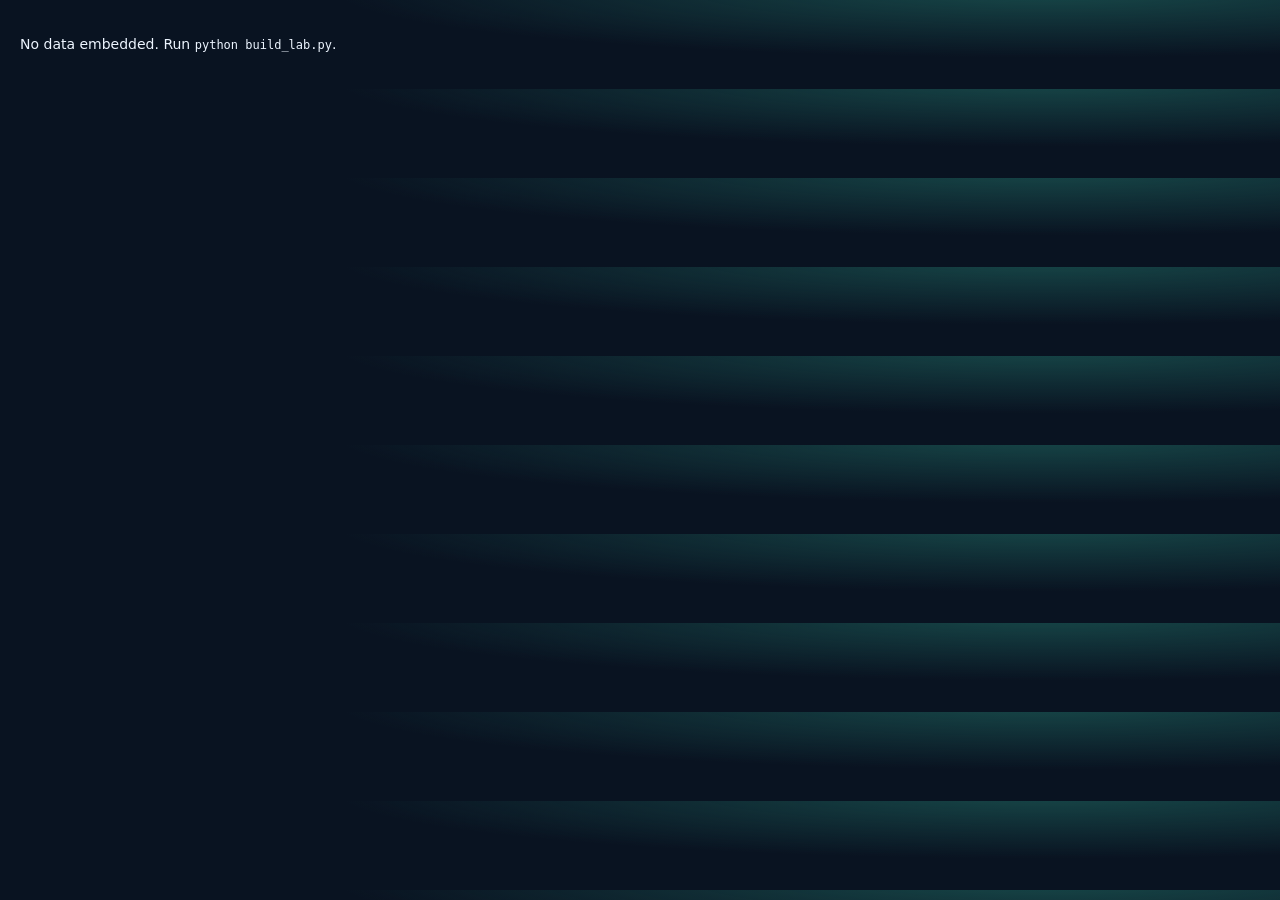
<file: feedbench/lab_template.html>
<!doctype html>
<html lang="en">
<head>
<meta charset="utf-8">
<meta name="viewport" content="width=device-width, initial-scale=1">
<title>FeedBench Algorithm Lab</title>
<style>
:root{color-scheme:dark;--bg:#091321;--panel:#132239;--panel2:#0f1d31;--stroke:#2b425b;--text:#edf5ff;--muted:#9cb0c6;--dim:#6f849b;
 --mint:#70ead5;--harm:#fb7185;--harm-bg:#3a1622;--counter:#70ead5;--counter-bg:#12383a;--news:#94bcff;--news-bg:#172a4a;--control:#fbd28b;--control-bg:#3a2e14;
 --before:#a3b3c7;--after:#70ead5;--c0:#a78bfa;--c1:#38bdf8;--c2:#f59e0b;--good:#4ade80;--warn:#fbbf24;--bad:#fb7185}
*{box-sizing:border-box}
body{margin:0;background:radial-gradient(ellipse at 82% -10%,#174849 0,transparent 48%),var(--bg);color:var(--text);font:14px/1.5 Inter,system-ui,-apple-system,"Segoe UI",sans-serif}
button,input,select{font:inherit;color:inherit}
button{cursor:pointer}
:focus-visible{outline:2px solid var(--mint);outline-offset:2px}
.wrap{max-width:1440px;margin:auto;padding:20px 16px 56px}
.hero{padding:22px 26px;border:1px solid #375769;border-radius:18px;background:linear-gradient(120deg,#173b41,#17243c 72%,#15323b);margin-bottom:16px}
.hero h1{font-size:clamp(24px,4vw,38px);margin:4px 0;letter-spacing:-1px;line-height:1.2}
.hero p{color:#bdd3dc;max-width:980px;margin:6px 0 0}
.tag{display:inline-block;border:1px solid #337b78;background:#154447;color:#b3ffef;border-radius:99px;padding:3px 9px;font-size:10px;font-weight:800;letter-spacing:.6px;margin:0 5px 4px 0;text-transform:uppercase}
.tag.warn{border-color:#7c5b22;background:#3a2e14;color:var(--control)}
h2{font-size:18px;margin:0 0 4px}h3{font-size:14px;margin:0 0 6px}
.muted{color:var(--muted)}.small{font-size:12px;color:var(--muted)}
.layout{display:grid;grid-template-columns:300px minmax(0,1fr);gap:16px}
@media(max-width:980px){.layout{grid-template-columns:1fr}.side{position:static!important;max-height:none!important}}
.side,.card{border:1px solid var(--stroke);background:var(--panel);border-radius:14px}
.side{padding:16px;position:sticky;top:12px;align-self:start;max-height:calc(100vh - 24px);overflow:auto}
.main{min-width:0}.card{padding:16px;margin-bottom:14px}
.section{font-size:11px;font-weight:800;color:#9ae9dc;text-transform:uppercase;letter-spacing:1px;margin:16px 0 8px}
.field{margin:8px 0 12px}.field label{display:block;font-size:12px;color:var(--muted);margin-bottom:4px}
select,input[type=search]{width:100%;background:#0b1c30;border:1px solid #416078;border-radius:9px;padding:7px 9px}
input[type=range]{width:100%;accent-color:var(--mint)}
.doc{background:#0b1c30;border:1px solid #355369;border-radius:10px;padding:8px 10px;font-size:12px;color:#c3e7ed;margin-top:6px}
.btn{border:1px solid #426179;border-radius:9px;background:#1b334b;padding:7px 11px;font-weight:700;font-size:13px}
.btn:hover{border-color:#70b0ab}.btn.primary{background:#48d4c0;color:#06242c;border-color:#48d4c0}
.row{display:flex;gap:8px;flex-wrap:wrap;align-items:center}
.metrics{display:grid;grid-template-columns:repeat(auto-fit,minmax(190px,1fr));gap:10px}
.metric{border:1px solid var(--stroke);background:var(--panel2);border-radius:12px;padding:12px}
.metric .k{font-size:12px;color:var(--muted)}.metric .v{font-size:26px;font-weight:750;font-variant-numeric:tabular-nums;letter-spacing:-.5px}
.metric .d{font-size:12px;color:var(--dim);font-variant-numeric:tabular-nums}
.delta{font-weight:700}.delta.good{color:var(--good)}.delta.bad{color:var(--bad)}.delta.warn{color:var(--warn)}.delta.neutral{color:var(--muted)}
.verdict{margin-top:10px;padding:10px 12px;border-radius:10px;background:#0b1c30;border:1px solid #355369;font-size:13px}
.charts{display:grid;grid-template-columns:repeat(auto-fit,minmax(320px,1fr));gap:14px}
.chart{position:relative}.chart svg{width:100%;height:auto;display:block}
.chart text{fill:var(--dim);font-size:10px}
.legend{display:flex;gap:14px;flex-wrap:wrap;font-size:12px;color:var(--muted);margin-bottom:6px}
.legend i{display:inline-block;width:14px;height:3px;border-radius:2px;vertical-align:middle;margin-right:5px}
.tooltip{position:fixed;pointer-events:none;background:#0b1c30;border:1px solid #416078;border-radius:8px;padding:6px 9px;font-size:12px;z-index:20;white-space:nowrap}
.hidden{display:none!important}
/* Twitter-style feeds */
.feeds{display:grid;grid-template-columns:minmax(0,1fr) minmax(0,1fr);gap:14px}
@media(max-width:760px){.feeds{grid-template-columns:1fr}}
.phone{border:1px solid var(--stroke);border-radius:16px;background:#050c16;overflow:hidden;min-width:0}
.phone-head{padding:10px 14px;border-bottom:1px solid #1d2d40;display:flex;justify-content:space-between;align-items:center;gap:8px;background:#0a1626}
.phone-head b{font-size:14px}.phone-head .pill{font-size:11px;border-radius:99px;padding:2px 8px;border:1px solid}
.pill.before{color:var(--before);border-color:#4b5b6f}.pill.after{color:var(--after);border-color:#2f6f66}
.tweet{display:grid;grid-template-columns:40px minmax(0,1fr);gap:10px;padding:12px 14px;border-bottom:1px solid #16263a;position:relative}
.tweet.harmful{background:linear-gradient(90deg,var(--harm-bg),transparent 70%);box-shadow:inset 3px 0 0 var(--harm)}
.tweet.counter{box-shadow:inset 3px 0 0 var(--counter)}
.tweet.acted{background-color:#0e2a2a}
.avatar{width:40px;height:40px;border-radius:50%;display:flex;align-items:center;justify-content:center;font-weight:800;font-size:14px;color:#07121f;flex:none}
.avatar.sm{width:26px;height:26px;font-size:10px}
.t-head{display:flex;gap:6px;align-items:baseline;flex-wrap:wrap;font-size:13px}
.t-head .n{font-weight:750}.t-head .h,.t-head .time{color:var(--dim)}
.t-text{margin:3px 0 6px;font-size:14px;overflow-wrap:anywhere}
.redacted{border:1px dashed var(--harm);border-radius:8px;padding:8px 10px;color:#fecdd3;font-size:13px;margin:4px 0 6px}
.redacted b{color:var(--harm)}
.chips{display:flex;gap:6px;flex-wrap:wrap;margin-bottom:6px}
.chip{font-size:10.5px;font-weight:750;border-radius:99px;padding:1px 8px;border:1px solid}
.chip.harmful{color:var(--harm);border-color:#7f2b3e;background:var(--harm-bg)}
.chip.counter{color:var(--counter);border-color:#2f6f66;background:var(--counter-bg)}
.chip.news{color:var(--news);border-color:#3a5b8e;background:var(--news-bg)}
.chip.control{color:var(--control);border-color:#7c5b22;background:var(--control-bg)}
.chip.slot{color:var(--muted);border-color:#2b425b}
.t-stats{display:flex;gap:18px;color:var(--dim);font-size:12px;font-variant-numeric:tabular-nums}
.t-stats .me{color:var(--mint);font-weight:750}
.t-score{font-size:11px;color:var(--dim);margin-top:4px;font-family:ui-monospace,Consolas,monospace}
.t-replies{margin-top:6px;border-left:2px solid #1d2d40;padding-left:8px;display:grid;gap:4px}
.t-reply{font-size:12px;color:var(--muted)}.t-reply.counter{color:#b7f5ea}.t-reply b{color:var(--text);font-weight:650}
.empty{padding:26px 16px;color:var(--muted);font-size:13px;text-align:center}
.profile{display:flex;gap:12px;align-items:flex-start;margin-bottom:12px}
.profile .bio{font-size:13px;color:#c9d6e4}
/* network grid */
.grids{display:grid;grid-template-columns:minmax(0,1fr) minmax(0,1fr);gap:14px}
@media(max-width:760px){.grids{grid-template-columns:1fr}}
.grid{display:grid;grid-template-columns:repeat(10,minmax(0,1fr));gap:4px}
.node{aspect-ratio:1;border-radius:50%;border:2px solid transparent;display:flex;align-items:center;justify-content:center;font-size:9px;font-weight:800;color:#07121f;cursor:pointer;padding:0}
.node.off{opacity:.25}.node.now{border-color:var(--harm);box-shadow:0 0 0 2px var(--harm)}
.node.before{border-color:#7f2b3e}.node.churn{opacity:.12;filter:grayscale(1)}
.node.sel{outline:2px solid #fff;outline-offset:1px}
.keyline{display:flex;flex-wrap:wrap;gap:12px;font-size:12px;color:var(--muted);margin-top:8px;align-items:center}
.keyline span.k{display:inline-block;width:12px;height:12px;border-radius:50%;vertical-align:-2px;margin-right:5px;background:#50627a}
table{border-collapse:collapse;width:100%;font-size:12.5px}
th,td{text-align:left;padding:6px 8px;border-bottom:1px solid #22384f;vertical-align:top}
th{color:var(--muted);font-weight:650;font-size:11.5px}
td.num,th.num{text-align:right;font-variant-numeric:tabular-nums}
tr.pick{cursor:pointer}tr.pick:hover td{background:#17304a}tr.cur td{background:#163a3f}
.table-wrap{overflow-x:auto}
.bars{display:grid;gap:3px}
.bar{display:grid;grid-template-columns:78px 1fr 40px;gap:6px;align-items:center;font-size:12px;color:var(--muted)}
.bar .track{height:10px;background:#0b1c30;border-radius:3px;position:relative;overflow:hidden}
.bar .fill{position:absolute;inset:0 auto 0 0;border-radius:0 4px 4px 0}
.cols{display:grid;grid-template-columns:minmax(0,1fr) minmax(0,1fr);gap:14px}@media(max-width:760px){.cols{grid-template-columns:1fr}}
code,pre{font-family:ui-monospace,Consolas,monospace;font-size:12px}
pre{background:#0b1c30;border:1px solid #355369;border-radius:10px;padding:10px;overflow-x:auto;color:#c3e7ed}
ul.lim{margin:6px 0 0;padding-left:18px;color:var(--muted);font-size:13px}
/* Live network */
.live-card{padding:16px;min-width:0}
.live-controls{display:flex;flex-wrap:wrap;gap:8px;align-items:center;margin:10px 0}
.live-controls select{width:auto;min-width:120px}
.live-controls .spacer{flex:1}
.impact{display:grid;grid-template-columns:repeat(auto-fit,minmax(190px,1fr));gap:10px;margin:8px 0 12px}
.impact .box{background:var(--panel2);border:1px solid var(--stroke);border-radius:12px;padding:10px 12px;min-width:0}
.impact .k{font-size:11px;color:var(--muted);text-transform:uppercase;letter-spacing:.8px}
.impact .pair{display:flex;gap:12px;align-items:baseline;flex-wrap:wrap;font-variant-numeric:tabular-nums;margin-top:2px}
.impact .pair b{font-size:20px}.impact .pair .b{color:var(--before)}.impact .pair .a{color:var(--after)}
.impact .delta{font-size:13px;margin-left:auto}
.stages{display:grid;grid-template-columns:minmax(0,1fr) minmax(0,1fr);gap:12px}
.stages > div{min-width:0}
@media(max-width:860px){.stages{grid-template-columns:minmax(0,1fr)}}
.stage{position:relative;border:1px solid var(--stroke);border-radius:12px;overflow:hidden;background:#06101c;height:430px}
.stage canvas{display:block;width:100%;height:100%;cursor:pointer}
.stage-head{position:absolute;left:10px;top:8px;z-index:2;pointer-events:none;font-size:12px;font-weight:700;color:#d8e8f5;max-width:calc(100% - 20px);white-space:nowrap;overflow:hidden;text-overflow:ellipsis}
.stage-hud{position:absolute;left:10px;top:28px;z-index:2;pointer-events:none;font-size:11px;color:var(--muted);font-variant-numeric:tabular-nums;max-width:calc(100% - 20px)}
.stage-hud b{color:#fff}.stage-hud .h{color:var(--harm)}.stage-hud .e{color:#7dd3fc}.stage-hud .c{color:var(--counter)}
.msg-pop{position:absolute;z-index:3;left:10px;right:10px;bottom:10px;padding:8px 11px;border-radius:10px;background:#0b1c30f2;border:1px solid #355369;pointer-events:none;opacity:0;transition:opacity .2s;font-size:12px}
.msg-pop.show{opacity:1}
.msg-pop .route{font-weight:750;color:#f0f8ff;display:flex;justify-content:space-between;gap:6px;align-items:center;margin-bottom:2px;min-width:0}
.msg-pop .route span:first-child{overflow:hidden;text-overflow:ellipsis;white-space:nowrap}
.msg-pop .txt{color:#c7ddec;line-height:1.4;display:-webkit-box;-webkit-line-clamp:2;-webkit-box-orient:vertical;overflow:hidden;overflow-wrap:anywhere}
.msg-pop.harmful{border-color:#a04c68}.msg-pop.counter{border-color:#2f8f80}
.ticker{display:flex;flex-direction:column;gap:4px;margin-top:8px;height:104px;overflow:hidden;min-width:0}
.tick{font-size:11.5px;color:#bfd4e4;background:var(--panel2);border:1px solid var(--stroke);border-left:3px solid var(--edge,#7dd3fc);border-radius:7px;padding:3px 8px;white-space:nowrap;overflow:hidden;text-overflow:ellipsis;min-width:0;flex:none}
.live-legend{display:flex;flex-wrap:wrap;gap:12px;font-size:11.5px;color:var(--muted);margin-top:10px}
.live-legend i{display:inline-block;width:9px;height:9px;border-radius:50%;vertical-align:-1px;margin-right:5px}
@media (prefers-reduced-motion: reduce){.msg-pop{transition:none}}
</style>
</head>
<body>
<div class="wrap">
  <header class="hero">
    <div><span class="tag">CAMEL OASIS · Twitter mode</span><span class="tag">Synthetic users</span><span class="tag" id="modeTag">Scripted agents</span><span class="tag warn">Harmful posts are placeholders</span></div>
    <h1>FeedBench Algorithm Lab</h1>
    <p>The same synthetic Twitter population, follow graph and posts, simulated on OASIS under two ranking algorithms. The page shows what each user's timeline looked like before and after the change, how much antisemitic content was delivered, and what happened to ordinary engagement and counterspeech.</p>
    <p class="small" id="engine"></p>
  </header>

  <div class="layout">
    <aside class="side">
      <h2>Experiment</h2>
      <div class="field"><label for="scenario">Scenario</label><select id="scenario"></select></div>
      <p class="small" id="question"></p>
      <div class="section">Algorithms</div>
      <div class="field"><label for="before">Before (baseline)</label><select id="before"></select><div class="doc" id="beforeDoc"></div></div>
      <div class="field"><label for="after">After (your change)</label><select id="after"></select><div class="doc" id="afterDoc"></div></div>
      <div class="section">Replay</div>
      <div class="field"><label for="userSearch">User</label><input type="search" id="userSearch" placeholder="Search name or @handle"><select id="user" size="6" style="margin-top:6px"></select></div>
      <div class="field"><label for="round">Round <b id="roundv"></b></label><input type="range" id="round" min="0" max="19" value="6"></div>
      <div class="row"><button class="btn" id="prev">◀</button><button class="btn primary" id="play">▶ Play</button><button class="btn" id="next">▶</button><button class="btn" id="jump" title="Jump to the user whose feed changed most">Most changed user</button></div>
      <p class="small" id="diffNote"></p>
      <div class="section">Export</div>
      <button class="btn" id="export">Download comparison (JSON)</button>
    </aside>

    <main class="main">
      <section class="card">
        <div class="row" style="justify-content:space-between"><h2>Result: <span id="pairTitle"></span></h2><span class="small" id="seedNote"></span></div>
        <div class="metrics" id="metrics"></div>
        <div class="verdict" id="verdict"></div>
      </section>

      <section class="card live-card" id="liveCard">
        <h2>Live network: before and after your rule</h2>
        <p class="small">The OASIS run (replay seed) played back for both algorithms at the same time. A dot travels from sender to receiver for every reply and repost; the latest message pops up at the bottom. A red ring marks users who have been shown antisemitic posts.</p>
        <div class="impact" id="impact"></div>
        <div class="live-controls">
          <button class="btn primary" id="livePlay">▶ Play live</button>
          <button class="btn" id="liveRestart">⟲ Restart</button>
          <select id="liveSpeed" aria-label="Speed"><option value="0.5">0.5× speed</option><option value="1" selected>1× speed</option><option value="2">2× speed</option><option value="4">4× speed</option></select>
          <span class="spacer"></span>
          <span class="small" id="liveRound"></span>
        </div>
        <div class="stages" id="liveStages">
          <div><div class="stage"><canvas id="liveBefore" aria-label="Live network before"></canvas><div class="stage-head" id="liveBeforeTitle"></div><div class="stage-hud" id="hudBefore"></div><div class="msg-pop" id="popBefore"></div></div><div class="ticker" id="tickBefore"></div></div>
          <div><div class="stage"><canvas id="liveAfter" aria-label="Live network after"></canvas><div class="stage-head" id="liveAfterTitle"></div><div class="stage-hud" id="hudAfter"></div><div class="msg-pop" id="popAfter"></div></div><div class="ticker" id="tickAfter"></div></div>
        </div>
        <div class="live-legend"><span><i style="background:#7dd3fc"></i>reply / repost</span><span><i style="background:#70ead5"></i>counterspeech</span><span><i style="background:#fb7185"></i>antisemitic (shown or supported)</span><span><i style="background:#fbd28b"></i>new post</span><span><i style="background:transparent;border:2px solid #fb7185"></i>user has seen antisemitic posts</span><span>Dim = did not open the app · click a user to open their timeline</span></div>
      </section>

      <section class="card">
        <div class="row" style="justify-content:space-between;align-items:flex-start">
          <div><h2>Timelines before and after</h2><p class="small">What <span id="whoLine"></span> saw in round <b id="roundLabel"></b>, in the exact order OASIS delivered it. Counts show likes, reposts and replies at the moment the feed was served.</p></div>
        </div>
        <div class="profile" id="profile"></div>
        <div class="feeds">
          <div class="phone"><div class="phone-head"><b>Home</b><span class="pill before" id="beforePill"></span></div><div id="feedBefore"></div></div>
          <div class="phone"><div class="phone-head"><b>Home</b><span class="pill after" id="afterPill"></span></div><div id="feedAfter"></div></div>
        </div>
      </section>

      <section class="card">
        <h2>Who saw antisemitic content in round <span id="roundLabel2"></span></h2>
        <p class="small">Each circle is a user, coloured by network community. Click a user to open their timeline.</p>
        <div class="grids">
          <div><h3 id="gridBeforeTitle"></h3><div class="grid" id="gridBefore"></div><p class="small" id="gridBeforeNote"></p></div>
          <div><h3 id="gridAfterTitle"></h3><div class="grid" id="gridAfter"></div><p class="small" id="gridAfterNote"></p></div>
        </div>
        <div class="keyline"><span><span class="k" style="box-shadow:0 0 0 2px var(--harm)"></span>saw antisemitic post this round</span><span><span class="k" style="box-shadow:0 0 0 2px #7f2b3e"></span>saw one in an earlier round</span><span><span class="k" style="opacity:.3"></span>did not open the app</span><span><span class="k" style="opacity:.12"></span>left the platform</span><span id="commKey"></span></div>
      </section>

      <section class="card">
        <h2>Over time</h2>
        <p class="small">Cumulative counts per round, mean across seeds.</p>
        <div class="legend"><span><i style="background:var(--before)"></i><span id="legBefore"></span></span><span><i style="background:var(--after)"></i><span id="legAfter"></span></span></div>
        <div class="charts">
          <div class="chart"><h3>Antisemitic impressions</h3><div id="chartHarm"></div></div>
          <div class="chart"><h3>Ordinary engagement (likes, reposts, replies, posts)</h3><div id="chartEng"></div></div>
          <div class="chart"><h3>Counterspeech exposure</h3><div id="chartCounter"></div></div>
          <div class="chart"><h3>Users reached by antisemitic posts</h3><div id="chartReach"></div></div>
        </div>
      </section>

      <section class="card">
        <h2>Inspect a post: how endorsements turn into ranking</h2>
        <p class="small">Endorsements = distinct users per community who liked or reposted. The ranker never sees the antisemitism label.</p>
        <div class="row"><select id="post" style="max-width:520px"></select></div>
        <div id="postView" style="margin-top:10px"></div>
      </section>

      <section class="card">
        <h2>All algorithms in this scenario</h2>
        <p class="small">Compared with the baseline over paired seeds. Click a row to make it the "after" algorithm.</p>
        <div class="table-wrap"><table id="leader"></table></div>
      </section>

      <section class="card">
        <h2>Generated users</h2>
        <p class="small" id="usersNote"></p>
        <div class="table-wrap" style="max-height:420px;overflow-y:auto"><table id="users"></table></div>
      </section>

      <section class="card">
        <h2>Add your own rule</h2>
        <p class="small">Rules live in <code>feedbench/feedbench/custom_rules.py</code>. Rebuild this page with OASIS:</p>
<pre>from .ranking import register_rule

def my_popularity(p, cfg):              # p.endorsers_by_comm = {community: distinct endorsers}
    return float(sum(min(cfg.community_cap, e) for e in p.endorsers_by_comm.values()))

register_rule("my_rule", "M · My rule", popularity=my_popularity)

# then:  python build_lab.py --rules total_endorsements my_rule</pre>
        <h3 style="margin-top:12px">Method and limitations</h3>
        <ul class="lim" id="limits"></ul>
      </section>
    </main>
  </div>
</div>
<div class="tooltip hidden" id="tip"></div>

<script>
"use strict";
const DATA = /*__DATA__*/null;
const $ = (id) => document.getElementById(id);
const esc = (v) => String(v == null ? "" : v).replace(/[&<>"']/g, (c) => ({"&":"&amp;","<":"&lt;",">":"&gt;",'"':"&quot;","'":"&#39;"}[c]));
const nf = (n) => n == null || isNaN(n) ? "n/a" : Math.round(n).toLocaleString("en-US");
const pct = (r) => r == null || !isFinite(r) ? "n/a" : (100 * r).toFixed(0) + "%";
const chg = (r) => r == null || !isFinite(r) ? "n/a" : ((r - 1) * 100 > 0 ? "+" : "") + ((r - 1) * 100).toFixed(0) + "%";
const COMM_COLORS = ["var(--c0)", "var(--c1)", "var(--c2)"];
const SLOT = {i: "Following", r: "For you", e: "Explore"};
const S = {sc: 0, before: "total_endorsements", after: "community_capped", user: 0, round: 6, timer: null};

const scen = () => DATA.scenarios[S.sc];
const rep = (rule) => scen().replay[rule];
const users = () => scen().agents;
const userById = (id) => users()[id];
const commName = (c) => (users().find((u) => u.community === c) || {}).community_name || "Community " + c;
function initials(u) { return (u.name || "U " + u.id).split(" ").map((w) => w[0]).join("").slice(0, 2).toUpperCase(); }
function avatar(u, cls = "") { return `<span class="avatar ${cls}" style="background:${COMM_COLORS[u.community % 3]}" title="${esc(u.name)} · ${esc(commName(u.community))}">${esc(initials(u))}</span>`; }

// ---------- indexes (built per scenario + rule, cached) ----------
const CACHE = new Map();
function index(rule) {
  const key = S.sc + "|" + rule;
  if (CACHE.has(key)) return CACHE.get(key);
  const r = rep(rule), idx = {active: {}, churnRound: {}, acts: {}, counts: {}, harmSeen: {}, byKey: {}};
  for (const [t, a, early, churn] of r.sessions) { (idx.active[t] ||= new Set()).add(a); if (churn && idx.churnRound[a] == null) idx.churnRound[a] = t; }
  for (const [t, a, act, pid] of r.actions) {
    (idx.acts[t + "|" + a] ||= {})[pid] = act;
    const c = (idx.counts[pid] ||= []);
    c.push([t, act]);
  }
  for (const [pid, p] of Object.entries(r.posts)) if (p.key && p.key !== "organic") idx.byKey[p.key] = pid;
  // first round each user was shown an antisemitic post
  for (const [t, feeds] of Object.entries(r.feeds)) for (const [a, items] of Object.entries(feeds))
    if (items.some((it) => (r.posts[it[0]] || {}).label === "harmful")) {
      const prev = idx.harmSeen[a]; if (prev == null || +t < prev) idx.harmSeen[a] = +t;
    }
  CACHE.set(key, idx);
  return idx;
}
function countsAt(rule, pid, t) {
  const out = {like: 0, repost: 0, comment: 0};
  for (const [r, act] of index(rule).counts[pid] || []) if (r < t && act in out) out[act]++;
  return out;
}

// ---------- paired metrics from per-seed totals ----------
function paired(key) {
  const rows = scen().per_seed, b = {}, a = {};
  for (const r of rows) { if (r.policy === S.before) b[r.seed] = r[key]; if (r.policy === S.after) a[r.seed] = r[key]; }
  const seeds = Object.keys(b).filter((s) => s in a);
  const sb = seeds.reduce((s, k) => s + b[k], 0), sa = seeds.reduce((s, k) => s + a[k], 0);
  const per = seeds.filter((s) => b[s] > 0).map((s) => a[s] / b[s]);
  return {before: sb / seeds.length, after: sa / seeds.length, ratio: sb > 0 ? sa / sb : null,
          min: per.length ? Math.min(...per) : null, max: per.length ? Math.max(...per) : null, seeds: seeds.length};
}

// ---------- controls ----------
function setupControls() {
  $("scenario").innerHTML = DATA.scenarios.map((s, i) => `<option value="${i}">${esc(s.title)}${s.mode === "llm" ? " · LLM agents" : ""}</option>`).join("");
  $("scenario").onchange = (e) => { S.sc = +e.target.value; fillRules(); pickDefaultUser(); renderAll(); };
  $("before").onchange = (e) => { S.before = e.target.value; renderAll(); };
  $("after").onchange = (e) => { S.after = e.target.value; renderAll(); };
  $("user").onchange = (e) => { S.user = +e.target.value; renderReplay(); };
  $("userSearch").oninput = fillUsers;
  $("round").oninput = (e) => { stop(); S.round = +e.target.value; renderReplay(); if (LIVE.panes.length) { livePause(); liveSeek(S.round); } };
  $("prev").onclick = () => step(-1); $("next").onclick = () => step(1);
  $("play").onclick = () => S.timer ? stop() : play();
  $("jump").onclick = () => { pickDefaultUser(); renderReplay(); };
  $("post").onchange = renderPost;
  $("export").onclick = download;
  fillRules();
}
function fillRules() {
  const rules = Object.keys(scen().replay);
  const opt = (sel) => rules.map((k) => `<option value="${k}" ${k === sel ? "selected" : ""}>${esc((DATA.rules[k] || {}).label || k)}</option>`).join("");
  if (!rules.includes(S.before)) S.before = rules[0];
  if (!rules.includes(S.after) || S.after === S.before) S.after = rules.find((k) => k !== S.before) || rules[0];
  $("before").innerHTML = opt(S.before); $("after").innerHTML = opt(S.after);
  const rounds = scen().config.rounds;
  $("round").max = rounds - 1; S.round = Math.min(S.round, rounds - 1);
  fillUsers();
}
function fillUsers() {
  const q = $("userSearch").value.trim().toLowerCase();
  $("user").innerHTML = users().filter((u) => !q || (u.name + " @" + u.handle).toLowerCase().includes(q))
    .map((u) => `<option value="${u.id}" ${u.id === S.user ? "selected" : ""}>${esc(u.name)} · @${esc(u.handle)}</option>`).join("");
}
function harmCount(rule, a, t) {
  const r = rep(rule), items = (r.feeds[t] || {})[a] || [];
  return items.filter((it) => (r.posts[it[0]] || {}).label === "harmful").length;
}
function pickDefaultUser() {
  // user + round where the "before" feed had the most antisemitic posts relative to "after"
  let best = {d: -1, a: 0, t: S.round};
  const rounds = scen().config.rounds;
  for (const u of users()) for (let t = 0; t < rounds; t++) {
    const fa = (rep(S.after).feeds[t] || {})[u.id];
    if (!fa || !fa.length) continue;     // show a user who actually has an "after" timeline
    const d = harmCount(S.before, u.id, t) - harmCount(S.after, u.id, t);
    if (d > best.d) best = {d, a: u.id, t};
  }
  if (best.d <= 0) {   // no antisemitic content (e.g. benign cascade): pick the most-changed feed instead
    for (const u of users()) for (let t = 0; t < rounds; t++) {
      const x = (rep(S.before).feeds[t] || {})[u.id] || [], y = (rep(S.after).feeds[t] || {})[u.id] || [];
      const d = x.filter((it, i) => !y[i] || rep(S.before).posts[it[0]].text !== rep(S.after).posts[y[i][0]].text).length;
      if (d > best.d) best = {d, a: u.id, t};
    }
  }
  S.user = best.a; S.round = best.t; fillUsers();
}
function step(d) { const max = scen().config.rounds - 1; S.round = Math.max(0, Math.min(max, S.round + d)); renderReplay(); if (S.round === max) stop(); }
function play() { if (S.round >= scen().config.rounds - 1) S.round = -1; $("play").textContent = "❚❚ Pause"; step(1); S.timer = setInterval(() => step(1), 1300); }
function stop() { clearInterval(S.timer); S.timer = null; $("play").textContent = "▶ Play"; }

function renderAll() {
  const sc = scen(), label = (k) => (DATA.rules[k] || {}).label || k;
  $("question").textContent = sc.question;
  $("modeTag").textContent = sc.mode === "llm" ? "LLM agents (" + (sc.model || "OpenAI") + ")" : "Scripted agents";
  $("beforeDoc").textContent = (DATA.rules[S.before] || {}).doc || ""; $("afterDoc").textContent = (DATA.rules[S.after] || {}).doc || "";
  $("pairTitle").textContent = label(S.after) + " vs " + label(S.before);
  $("beforePill").textContent = "Before · " + label(S.before); $("afterPill").textContent = "After · " + label(S.after);
  $("legBefore").textContent = "Before · " + label(S.before); $("legAfter").textContent = "After · " + label(S.after);
  $("gridBeforeTitle").textContent = "Before · " + label(S.before); $("gridAfterTitle").textContent = "After · " + label(S.after);
  renderMetrics(); renderCharts(); renderLeader(); renderUsers(); fillPosts(); renderPost(); renderReplay();
  if (LIVE.panes.length) { livePause(); liveReset(); }
}

function renderMetrics() {
  const h = paired("harmful_impressions"), reach = paired("harmful_reach"), eng = paired("ordinary_engagement"),
        cs = paired("counterspeech_exposure"), ctl = paired("control_reach"), churn = paired("churned");
  const range = (m) => m.min == null ? "" : m.min === m.max ? `same ratio in all ${m.seeds} seeds` : `seed range ${chg(m.min)} to ${chg(m.max)}`;
  const cls = (r, goodDown) => r == null ? "neutral" : Math.abs(r - 1) < 0.02 ? "neutral" : (goodDown ? r < 1 : r > 1) ? "good" : "bad";
  const tiles = [
    ["Antisemitic impressions", nf(h.after), `<span class="delta ${cls(h.ratio, true)}">${chg(h.ratio)}</span> vs ${nf(h.before)} before<br>${range(h)}`],
    ["Users reached by antisemitic posts", nf(reach.after) + " / " + users().length, `<span class="delta ${cls(reach.ratio, true)}">${chg(reach.ratio)}</span> vs ${nf(reach.before)} before`],
    ["Ordinary engagement kept", pct(eng.ratio), `<span class="delta ${eng.ratio != null && eng.ratio < 0.95 ? "warn" : "neutral"}">${nf(eng.after)} / ${nf(eng.before)}</span> likes, reposts, replies, posts<br>${range(eng)}`],
    ["Counterspeech exposure kept", pct(cs.ratio), `<span class="delta ${cs.ratio != null && cs.ratio < 0.9 ? "warn" : "neutral"}">${nf(cs.after)} / ${nf(cs.before)}</span> impressions<br>${range(cs)}`],
    ["Jewish community post reach", pct(ctl.ratio), `${nf(ctl.after)} / ${nf(ctl.before)} users saw the community-centre post (control)`],
    ["Users who left", nf(churn.after), `vs ${nf(churn.before)} before (assumed reaction to antisemitic posts)`],
  ];
  $("metrics").innerHTML = tiles.map(([k, v, d]) => `<div class="metric"><div class="k">${k}</div><div class="v">${v}</div><div class="d">${d}</div></div>`).join("");
  const s = [];
  if (scen().has_harm_labels === false) s.push("⚠ This database has no antisemitism labels, so exposure cannot be measured. Add expert labels (db_to_lab.py --labels) and rebuild.");
  if (h.ratio == null) s.push("No antisemitic posts were delivered under the baseline, so there is no exposure to compare.");
  else s.push(h.ratio < 0.98 ? `The change delivered ${((1 - h.ratio) * 100).toFixed(0)}% fewer antisemitic impressions.` : h.ratio > 1.02 ? `The change delivered ${((h.ratio - 1) * 100).toFixed(0)}% MORE antisemitic impressions.` : "Antisemitic exposure was about the same.");
  if (eng.ratio != null) s.push(eng.ratio >= 0.95 ? "Ordinary engagement was kept." : `Ordinary engagement fell to ${pct(eng.ratio)}.`);
  if (cs.ratio != null) s.push(cs.ratio >= 0.9 ? "Counterspeech exposure was kept." : `Counterspeech exposure fell to ${pct(cs.ratio)}; counter-replies often travel with the posts they answer.`);
  if (ctl.ratio != null && ctl.ratio < 0.9) s.push(`The Jewish community-centre post reached ${pct(ctl.ratio)} as many users: a cost to legitimate minority speech.`);
  $("verdict").innerHTML = "<b>Feedback:</b> " + esc(s.join(" ")) + ` <span class="small">(${h.seeds} paired seeds; simulation variability only, not a real-world estimate.)</span>`;
  $("seedNote").textContent = `${h.seeds} paired OASIS seeds · replay seed ${scen().replay_seed}`;
}

// ---------- timelines ----------
function renderReplay() {
  const t = S.round, u = userById(S.user);
  $("round").value = t; $("roundv").textContent = t + (t >= 5 ? " · after the bank collapse" : " · before the event");
  $("roundLabel").textContent = t; $("roundLabel2").textContent = t;
  $("whoLine").textContent = u.name + " (@" + u.handle + ")";
  $("profile").innerHTML = `${avatar(u)}<div><div><b>${esc(u.name)}</b> <span class="muted">@${esc(u.handle)}</span></div><div class="bio">${esc(u.bio)}</div>
    <div class="small">${esc(u.location)} · joined ${esc(u.joined)} · ${u.following} following · ${u.followers} followers</div></div>`;
  $("feedBefore").innerHTML = feedHTML(S.before, u.id, t);
  $("feedAfter").innerHTML = feedHTML(S.after, u.id, t);
  let diffs = 0, total = 0;
  const fb = rep(S.before).feeds[t] || {}, fa = rep(S.after).feeds[t] || {};
  for (const a of Object.keys(fb)) { const x = fb[a] || [], y = fa[a] || []; total += x.length; x.forEach((it, i) => { const p = rep(S.before).posts[it[0]], q = y[i] && rep(S.after).posts[y[i][0]]; if (!q || (p.key === "organic" ? p.text !== q.text : p.key !== q.key)) diffs++; }); }
  $("diffNote").textContent = `Round ${t}: ${diffs} of ${total} feed slots differ between the two algorithms.`;
  renderGrids();
  [...document.querySelectorAll("[data-user]")].forEach((el) => el.onclick = () => { S.user = +el.dataset.user; fillUsers(); renderReplay(); });
}
function feedHTML(rule, a, t) {
  const r = rep(rule), idx = index(rule);
  if (idx.churnRound[a] != null && idx.churnRound[a] < t) return `<div class="empty">Left the platform in round ${idx.churnRound[a]} after seeing antisemitic content.</div>`;
  const items = (r.feeds[t] || {})[a];
  if (!items || !items.length) return `<div class="empty">Did not open the app this round. Whether a user opens the app is identical under both algorithms.</div>`;
  const mine = idx.acts[t + "|" + a] || {};
  return items.map(([pid, slot, score, pop, soc, rec]) => {
    const p = r.posts[pid] || {text: "(post)", label: "benign", author: 0, round: t};
    const au = userById(p.author) || {name: "User", handle: "user", community: 0};
    const c = countsAt(rule, pid, t), act = mine[pid];
    const chips = [`<span class="chip slot">${SLOT[slot] || slot}</span>`];
    if (p.label === "harmful") chips.push(`<span class="chip harmful">Antisemitic · expert label</span>`);
    if (p.label === "counter") chips.push(`<span class="chip counter">Counterspeech</span>`);
    if (p.label === "news") chips.push(`<span class="chip news">News</span>`);
    if (p.control) chips.push(`<span class="chip control">Jewish community post · control</span>`);
    const body = p.label === "harmful"
      ? `<div class="redacted"><b>⚠ Antisemitic post (placeholder)</b><br>${esc(p.text.replace(/^\[HARMFUL PLACEHOLDER[^:]*:\s*/, "").replace(/\]$/, "").replace(/ by user \d+$/, ""))}</div>`
      : `<div class="t-text">${esc(p.text)}</div>`;
    const replies = ((r.replies || {})[pid] || []).filter((x) => x[0] < t).slice(-2).map(([rr, ra, lab, txt]) => {
      const ru = userById(ra) || {name: "User", handle: "user"};
      const text = lab === "harmful" ? "⚠ supportive reply (placeholder)" : txt;
      return `<div class="t-reply ${lab === "counter" ? "counter" : ""}"><b>${esc(ru.name)}</b> ${esc(text)}</div>`;
    }).join("");
    const me = {like: "♥ You liked this", repost: "↻ You reposted this", comment: "💬 You replied"}[act] || "";
    return `<article class="tweet ${p.label === "harmful" ? "harmful" : ""} ${p.label === "counter" ? "counter" : ""} ${act ? "acted" : ""}">
      <span data-user="${au.id}" style="cursor:pointer">${avatar(au)}</span>
      <div style="min-width:0"><div class="t-head"><span class="n">${esc(au.name)}</span><span class="h">@${esc(au.handle)}</span><span class="time">· round ${p.round}</span></div>
      <div class="chips">${chips.join("")}</div>${body}
      <div class="t-stats"><span>💬 ${c.comment}</span><span>↻ ${c.repost}</span><span>♥ ${c.like}</span>${me ? `<span class="me">${me}</span>` : ""}</div>
      <div class="t-score">score ${score} = popularity ${pop} + social ${soc} + recency ${rec}</div>
      ${replies ? `<div class="t-replies">${replies}</div>` : ""}</div></article>`;
  }).join("");
}
function renderGrids() {
  for (const [rule, grid, note] of [[S.before, "gridBefore", "gridBeforeNote"], [S.after, "gridAfter", "gridAfterNote"]]) {
    const idx = index(rule), t = S.round, active = idx.active[t] || new Set();
    let now = 0, ever = 0;
    $(grid).innerHTML = users().map((u) => {
      const churned = idx.churnRound[u.id] != null && idx.churnRound[u.id] < t;
      const sawNow = harmCount(rule, u.id, t) > 0, first = idx.harmSeen[u.id];
      if (sawNow) now++; if (first != null && first <= t) ever++;
      const cls = churned ? "churn" : sawNow ? "now" : first != null && first < t ? "before" : !active.has(u.id) ? "off" : "";
      return `<button class="node ${cls} ${u.id === S.user ? "sel" : ""}" data-user="${u.id}" style="background:${COMM_COLORS[u.community % 3]}" title="${esc(u.name)} @${esc(u.handle)}${sawNow ? " · saw antisemitic post" : ""}" aria-label="${esc(u.name)}">${esc(initials(u))}</button>`;
    }).join("");
    $(note).textContent = `${now} users shown antisemitic posts this round; ${ever} so far.`;
  }
  $("commKey").innerHTML = [0, 1, 2].map((c) => `<span><span class="k" style="background:${COMM_COLORS[c]}"></span>${esc(commName(c))}</span>`).join(" ");
}

// ---------- charts ----------
function lineChart(host, key) {
  const sb = scen().series[S.before][key], sa = scen().series[S.after][key];
  const W = 460, H = 200, L = 44, R = 70, T = 10, B = 24, n = sb.mean.length;
  const mx = Math.max(1, ...sb.max, ...sa.max) * 1.08;
  const x = (i) => L + i * (W - L - R) / Math.max(1, n - 1), y = (v) => H - B - v / mx * (H - T - B);
  let g = "";
  for (let k = 0; k <= 4; k++) { const v = mx * k / 4; g += `<line x1="${L}" x2="${W - R}" y1="${y(v)}" y2="${y(v)}" stroke="#22384f"/><text x="${L - 6}" y="${y(v) + 3}" text-anchor="end">${nf(v)}</text>`; }
  for (let i = 0; i < n; i += Math.ceil(n / 10)) g += `<text x="${x(i)}" y="${H - 6}" text-anchor="middle">${i}</text>`;
  g += `<line x1="${x(5)}" x2="${x(5)}" y1="${T}" y2="${H - B}" stroke="#7c5b22" stroke-dasharray="3 3"/><text x="${x(5) + 3}" y="${T + 9}" style="fill:var(--control)">event</text>`;
  g += `<line x1="${x(S.round)}" x2="${x(S.round)}" y1="${T}" y2="${H - B}" stroke="#416078"/>`;
  const yb = y(sb.mean[n - 1]), ya = y(sa.mean[n - 1]);
  const labelY = {before: Math.abs(yb - ya) < 12 ? Math.min(yb, ya) - 6 : yb, after: Math.abs(yb - ya) < 12 ? Math.max(yb, ya) + 8 : ya};
  for (const [s, col, name] of [[sb, "var(--before)", "before"], [sa, "var(--after)", "after"]]) {
    const band = s.max.map((v, i) => `${x(i)},${y(v)}`).concat(s.min.map((v, i) => `${x(i)},${y(v)}`).reverse()).join(" ");
    g += `<polygon points="${band}" fill="${col}" opacity=".12"/>`;
    g += `<polyline points="${s.mean.map((v, i) => `${x(i)},${y(v)}`).join(" ")}" fill="none" stroke="${col}" stroke-width="2"/>`;
    g += `<text x="${W - R + 5}" y="${labelY[name] + 3}" style="fill:${col};font-size:11px">${name} ${nf(s.mean[n - 1])}</text>`;
  }
  for (let i = 0; i < n; i++) g += `<rect data-i="${i}" x="${x(i) - (W - L - R) / n / 2}" y="${T}" width="${(W - L - R) / n}" height="${H - T - B}" fill="transparent"/>`;
  host.innerHTML = `<svg viewBox="0 0 ${W} ${H}" role="img" aria-label="${key}">${g}</svg>`;
  const tip = $("tip");
  host.querySelectorAll("rect[data-i]").forEach((el) => {
    el.onmousemove = (e) => { const i = +el.dataset.i; tip.innerHTML = `Round ${i}<br><span style="color:var(--before)">before ${nf(sb.mean[i])}</span> · <span style="color:var(--after)">after ${nf(sa.mean[i])}</span>`; tip.classList.remove("hidden"); tip.style.left = e.clientX + 12 + "px"; tip.style.top = e.clientY - 10 + "px"; };
    el.onmouseleave = () => tip.classList.add("hidden");
    el.onclick = () => { S.round = +el.dataset.i; renderReplay(); renderCharts(); };
  });
}
function renderCharts() {
  lineChart($("chartHarm"), "harmful_impressions_cum"); lineChart($("chartEng"), "ordinary_engagement_cum");
  lineChart($("chartCounter"), "counterspeech_exposure_cum"); lineChart($("chartReach"), "harmful_reach_cum");
}

// ---------- post inspector ----------
function fillPosts() {
  const keys = Object.keys(index(S.before).byKey);
  const posts = rep(S.before).posts, old = $("post").value;
  const order = ["harmful", "benign", "counter", "news"];
  keys.sort((a, b) => order.indexOf(posts[index(S.before).byKey[a]].label) - order.indexOf(posts[index(S.before).byKey[b]].label) || a.localeCompare(b));
  $("post").innerHTML = keys.map((k) => { const p = posts[index(S.before).byKey[k]]; return `<option value="${k}">${k} · ${p.control ? "control" : p.label} · ${esc(p.text.slice(0, 70))}</option>`; }).join("");
  $("post").value = keys.includes(old) ? old : keys.includes("H1") ? "H1" : keys.includes("M1") ? "M1" : keys[0];
}
function renderPost() {
  const key = $("post").value; if (!key) { $("postView").innerHTML = ""; return; }
  const cols = [[S.before, "Before"], [S.after, "After"]].map(([rule, name]) => {
    const pid = index(rule).byKey[key], r = rep(rule);
    if (!pid) return `<div><h3>${name}</h3><p class="small">Not published in this run.</p></div>`;
    const snaps = (r.snapshots || {})[pid] || [];
    const at = snaps.filter((s) => s[0] <= S.round).pop() || snaps[0];
    let impr = 0; for (const [t, f] of Object.entries(r.feeds)) if (+t <= S.round) for (const items of Object.values(f)) impr += items.filter((it) => it[0] == pid).length;
    const e = at ? at[1] : [0, 0, 0], mx = Math.max(4, ...e);
    const bars = e.map((n, c) => `<div class="bar"><span>${esc(commName(c))}</span><span class="track"><span class="fill" style="width:${100 * n / mx}%;background:${COMM_COLORS[c]}"></span></span><span>${n}</span></div>`).join("");
    const pop = at ? at[4] : 0;
    return `<div><h3>${name} · ${esc((DATA.rules[rule] || {}).label || rule)}</h3>
      <p class="small">Distinct endorsers per community at round ${at ? at[0] : "-"}</p><div class="bars">${bars}</div>
      <p class="small" style="margin-top:6px">Popularity term under this rule: <b>${pop}</b> (total endorsements ${e.reduce((s, v) => s + v, 0)}). Delivered ${impr} times up to round ${S.round}.</p></div>`;
  });
  const p = rep(S.before).posts[index(S.before).byKey[key]] || {};
  const au = userById(p.author) || {};
  $("postView").innerHTML = `<p class="small">${esc(key)} by ${esc(au.name || "")} (@${esc(au.handle || "")}, ${esc(commName(au.community))}) · published round ${p.round}${p.label === "harmful" ? " · <span style='color:var(--harm)'>placeholder antisemitic post</span>" : ""}</p><div class="cols">${cols.join("")}</div>`;
}

// ---------- leaderboard & users ----------
function renderLeader() {
  const rows = scen().summary, base = DATA.baseline;
  const c = (v, goodDown, lim) => { if (v == null || !isFinite(v)) return `<td class="num">n/a</td>`; const bad = goodDown ? v > 1.02 : v < lim; const good = goodDown ? v < 0.98 : false; return `<td class="num"><span class="delta ${bad ? "bad" : good ? "good" : "neutral"}">${goodDown ? chg(v) : pct(v)}</span></td>`; };
  $("leader").innerHTML = `<thead><tr><th>Algorithm</th><th class="num">Antisemitic impressions</th><th class="num">Reach</th><th class="num">Ordinary engagement kept</th><th class="num">Counterspeech kept</th><th class="num">Jewish community post reach</th><th>Automatic feedback</th></tr></thead><tbody>${
    rows.map((r) => `<tr class="pick ${r.policy === S.after ? "cur" : ""}" data-rule="${r.policy}"><td>${esc((DATA.rules[r.policy] || {}).label || r.label)}</td>${
      r.policy === base ? `<td class="num">${nf(r.harmful_impressions)}</td><td class="num">${nf(r.harmful_reach)}</td><td class="num">baseline</td><td class="num">baseline</td><td class="num">baseline</td>`
      : c(r.harm_ratio, true) + c(r.reach_ratio, true) + c(r.engagement_ratio, false, .95) + c(r.counterspeech_ratio, false, .9) + c(r.control_ratio, false, .9)}<td class="small">${esc(r.verdict || "")}</td></tr>`).join("")}</tbody>`;
  $("leader").querySelectorAll("tr[data-rule]").forEach((tr) => tr.onclick = () => { if (tr.dataset.rule === S.before) return; S.after = tr.dataset.rule; $("after").value = S.after; renderAll(); });
}
function renderUsers() {
  const us = users(), jewish = us.filter((u) => u.jewish_identity).length;
  $("usersNote").textContent = `${us.length} fictional users generated for seed ${scen().replay_seed}; signed up on OASIS with these names, handles and bios. ${jewish} have a Jewish-identity profile. Simulation roles are hidden from other users and never read by the ranker.`;
  $("users").innerHTML = `<thead><tr><th></th><th>Name</th><th>Bio</th><th>Community</th><th class="num">Following</th><th class="num">Followers</th><th>Simulation role</th></tr></thead><tbody>${
    us.map((u) => `<tr class="pick" data-user="${u.id}"><td>${avatar(u, "sm")}</td><td><b>${esc(u.name)}</b><br><span class="small">@${esc(u.handle)}</span></td><td>${esc(u.bio)}<br><span class="small">${esc(u.location)} · joined ${esc(u.joined)}</span></td><td>${esc(u.community_name || u.community)}</td><td class="num">${u.following}</td><td class="num">${u.followers}</td><td class="small">${u.cluster ? "coordinated cluster" : u.counter ? "counter-speaker" : "regular"} · activity ${u.activity}</td></tr>`).join("")}</tbody>`;
}

function download() {
  const payload = {generated: DATA.generated, engine: DATA.engine, versions: DATA.versions, scenario: scen().key, before: S.before, after: S.after,
    metrics: Object.fromEntries(["harmful_impressions", "harmful_reach", "ordinary_engagement", "counterspeech_exposure", "control_reach", "churned"].map((k) => [k, paired(k)])),
    per_seed: scen().per_seed.filter((r) => r.policy === S.before || r.policy === S.after), config: scen().config, disclaimer: DATA.disclaimer};
  const a = document.createElement("a");
  a.href = URL.createObjectURL(new Blob([JSON.stringify(payload, null, 2)], {type: "application/json"}));
  a.download = `feedbench_${scen().key}_${S.before}_vs_${S.after}.json`; a.click();
  setTimeout(() => URL.revokeObjectURL(a.href), 1000);
}

// ---------- live network: playback of the OASIS events for both algorithms ----------
const LIVE = {playing: false, round: 0, t: 0, last: 0, speed: 1, panes: [], raf: 0};
const REDUCED = window.matchMedia && matchMedia("(prefers-reduced-motion: reduce)").matches;
const MSG_COLOR = {harmful: "#fb7185", counter: "#70ead5", ordinary: "#7dd3fc", post: "#fbd28b"};
const ROUND_MS = 4200, MAX_MOVING = 6;

function liveEvents(rule) {
  // per round: deliveries of antisemitic/counter posts (counted, shown as rings) and user actions
  const key = S.sc + "|" + rule + "|ev";
  if (CACHE.has(key)) return CACHE.get(key);
  const r = rep(rule), rounds = scen().config.rounds, byRound = [], replyText = {}, acts = {};
  for (const [pid, list] of Object.entries(r.replies || {})) for (const [rt, a, lab, txt] of list) replyText[pid + "|" + rt + "|" + a] = txt;
  for (const x of r.actions) (acts[x[0]] ||= []).push(x);
  for (let t = 0; t < rounds; t++) {
    const ev = [];
    for (const [a, items] of Object.entries(r.feeds[t] || {})) for (const it of items) {
      const p = r.posts[it[0]];
      if (p && (p.label === "harmful" || p.label === "counter")) ev.push({kind: "deliver", from: p.author, to: +a, label: p.label, phase: 0});
    }
    for (const [rt, a, act, pid, tl] of acts[t] || []) {
      const p = r.posts[pid]; if (!p) continue;
      if (act === "create_post") {
        if (p.key === "organic") ev.push({kind: "post", from: a, to: a, label: p.label === "harmful" ? "harmful" : "post", text: p.text, phase: 1});
      } else {
        const lab = act === "comment" ? (tl || "benign") : p.label;
        ev.push({kind: act, from: a, to: p.author, label: lab === "harmful" ? "harmful" : lab === "counter" ? "counter" : "ordinary",
                 text: act === "comment" ? replyText[pid + "|" + t + "|" + a] || "" : "", phase: 1});
      }
    }
    const rnd = (i) => { const x = Math.sin((t + 1) * 9301 + i * 49297) * 233280; return x - Math.floor(x); };
    ev.forEach((e, i) => { e.start = e.phase === 0 ? 0.02 + 0.40 * rnd(i) : 0.45 + 0.50 * rnd(i + 999); });
    ev.sort((a, b) => a.start - b.start);
    byRound.push(ev);
  }
  const cum = [{harm: 0, eng: 0, counter: 0}];
  for (let t = 0; t < rounds; t++) { const c = {...cum[t]}; for (const e of byRound[t]) countEvent(c, e); cum.push(c); }
  const out = {byRound, cum};
  CACHE.set(key, out);
  return out;
}
function countEvent(c, e) {
  if (e.kind === "deliver") { if (e.label === "harmful") c.harm++; else c.counter++; return; }
  if (e.label === "harmful") return;                               // support for antisemitic posts is not ordinary engagement
  if (e.kind === "comment" && e.label === "counter") c.counter++;
  c.eng++;
}

function layoutNodes(w, h) {
  // fixed positions: three community clusters, same for both panes and every round
  // drawable band sits between the counters (top) and the message strip (bottom)
  const top = 52, bottom = 74, bh = Math.max(120, h - top - bottom);
  const centers = [[0.22, 0.70], [0.78, 0.70], [0.50, 0.27]], byC = {}, pos = {}, R = Math.min(w, bh);
  users().forEach((u) => (byC[u.community % 3] ||= []).push(u));
  for (const [c, list] of Object.entries(byC)) {
    const [cx, cy] = centers[+c];
    list.forEach((u, i) => {
      const ang = i * 2.39996, rad = R * 0.23 * Math.sqrt((i + 0.5) / Math.max(list.length, 17));
      pos[u.id] = {x: cx * w + Math.cos(ang) * rad * 1.25, y: top + cy * bh + Math.sin(ang) * rad};
    });
  }
  return {pos, centers: centers.map(([x, y], c) => ({x: x * w, y: top + y * bh, name: commName(c)})), halo: R * 0.25};
}

function setupLive() {
  LIVE.panes = [["before", "liveBefore", "hudBefore", "popBefore", "tickBefore"], ["after", "liveAfter", "hudAfter", "popAfter", "tickAfter"]]
    .map(([side, cv, hud, pop, tick]) => ({side, canvas: $(cv), hud: $(hud), pop: $(pop), tick: $(tick), moving: [], flashes: [], exposed: {}, popUntil: 0}));
  $("livePlay").onclick = () => LIVE.playing ? livePause() : livePlay();
  $("liveRestart").onclick = () => { liveSeek(0); livePlay(); };
  $("liveSpeed").onchange = (e) => { LIVE.speed = +e.target.value; };
  for (const p of LIVE.panes) {
    p.canvas.addEventListener("click", (e) => {
      const rect = p.canvas.getBoundingClientRect(), x = e.clientX - rect.left, y = e.clientY - rect.top;
      let best = null, bd = 14 * 14;
      for (const [id, q] of Object.entries(p.layout.pos)) { const d = (q.x - x) ** 2 + (q.y - y) ** 2; if (d < bd) { bd = d; best = +id; } }
      if (best != null) { S.user = best; fillUsers(); renderReplay(); liveDraw(performance.now()); }
    });
  }
  // keep the drawing in step with its box (no stretching when the page reflows)
  if (window.ResizeObserver) new ResizeObserver(liveResize).observe($("liveStages")); else window.addEventListener("resize", liveResize);
  liveResize();
}
function liveResize() {
  const dpr = window.devicePixelRatio || 1;
  for (const p of LIVE.panes) {
    const w = Math.round(p.canvas.clientWidth), h = Math.round(p.canvas.clientHeight);
    if (!w || (w === p.w && h === p.h)) continue;
    p.canvas.width = w * dpr; p.canvas.height = h * dpr; p.w = w; p.h = h;
    p.ctx = p.canvas.getContext("2d"); p.ctx.setTransform(dpr, 0, 0, dpr, 0, 0);
    p.layout = layoutNodes(w, h);
  }
  liveDraw(performance.now());
}
function liveReset() {
  const label = (k) => (DATA.rules[k] || {}).label || k;
  $("liveBeforeTitle").textContent = "Before · " + label(S.before);
  $("liveAfterTitle").textContent = "After · " + label(S.after);
  for (const p of LIVE.panes) if (p.w) p.layout = layoutNodes(p.w, p.h);
  liveSeek(Math.min(S.round, scen().config.rounds - 1));
}
function liveSeek(round, t = 0) {
  LIVE.round = round; LIVE.t = t;
  for (const p of LIVE.panes) {
    p.rule = p.side === "before" ? S.before : S.after;
    const ev = liveEvents(p.rule);
    p.count = {...ev.cum[round]}; p.done = 0; p.moving = []; p.flashes = []; p.exposed = {};
    p.pop.classList.remove("show"); p.tick.innerHTML = "";
    for (let k = 0; k < round; k++) for (const e of ev.byRound[k]) if (e.kind === "deliver" && e.label === "harmful") p.exposed[e.to] = (p.exposed[e.to] || 0) + 1;
  }
  liveHud(); liveDraw(performance.now());
}
function livePlay() {
  if (LIVE.round >= scen().config.rounds - 1 && LIVE.t >= 1) liveSeek(0);
  LIVE.playing = true; $("livePlay").textContent = "❚❚ Pause"; LIVE.last = performance.now();
  cancelAnimationFrame(LIVE.raf); LIVE.raf = requestAnimationFrame(liveFrame);
}
function livePause() { LIVE.playing = false; $("livePlay").textContent = "▶ Play live"; }
function liveFrame(now) {
  const dt = Math.min(100, now - LIVE.last); LIVE.last = now;
  if (LIVE.playing) {
    LIVE.t += dt * LIVE.speed / ROUND_MS;
    for (const p of LIVE.panes) liveEmit(p, now);
    if (LIVE.t >= 1) {
      if (LIVE.round >= scen().config.rounds - 1) { LIVE.t = 1; livePause(); }
      else { LIVE.round++; LIVE.t = 0; for (const p of LIVE.panes) p.done = 0; S.round = LIVE.round; renderReplay(); }
    }
    liveHud();
  }
  liveDraw(now);
  if (LIVE.playing || LIVE.panes.some((p) => p.moving.length || p.flashes.length)) LIVE.raf = requestAnimationFrame(liveFrame);
}
function liveEmit(p, now) {
  const list = liveEvents(p.rule).byRound[LIVE.round] || [];
  while (p.done < list.length && list[p.done].start <= LIVE.t) {
    const e = list[p.done++];
    countEvent(p.count, e);
    if (e.kind === "deliver") {
      if (e.label === "harmful") { p.exposed[e.to] = (p.exposed[e.to] || 0) + 1; p.flashes.push({id: e.to, t0: now, col: MSG_COLOR.harmful}); }
      continue;
    }
    if (e.kind === "like") continue;                                  // counted, not animated
    if (e.kind === "post") p.flashes.push({id: e.from, t0: now, col: MSG_COLOR.post});
    else if (p.moving.length < MAX_MOVING) p.moving.push({e, t0: now, dur: REDUCED ? 1 : 1100 / Math.sqrt(LIVE.speed)});
    if (e.kind === "comment" || e.kind === "post") livePopup(p, e, now);
    liveTicker(p, e);
  }
}
function who(id) { const u = userById(id) || {}; return "@" + (u.handle || id); }
function liveText(e) {
  const t = e.text || "";
  return /HARMFUL PLACEHOLDER/.test(t) ? "⚠ antisemitic content (placeholder for an expert-reviewed example)" : t;
}
function liveTicker(p, e) {
  const verb = {comment: "replied to", repost: "reposted", post: "posted"}[e.kind] || e.kind;
  const div = document.createElement("div");
  div.className = "tick"; div.style.setProperty("--edge", MSG_COLOR[e.label] || MSG_COLOR.ordinary);
  div.textContent = `R${LIVE.round} · ${who(e.from)} ${verb}${e.kind === "post" ? "" : " " + who(e.to)}${e.text ? ": " + liveText(e) : ""}`;
  p.tick.prepend(div);
  while (p.tick.children.length > 4) p.tick.lastChild.remove();
}
function livePopup(p, e, now) {
  if (now < p.popUntil - 600) return;               // one readable message at a time
  const cls = e.label === "harmful" ? "harmful" : e.label === "counter" ? "counter" : "";
  const tag = cls === "harmful" ? '<span class="chip harmful">antisemitic</span>' : cls === "counter" ? '<span class="chip counter">counterspeech</span>' : `<span class="chip slot">${e.kind === "post" ? "new post" : "reply"}</span>`;
  const route = e.kind === "post" ? `${esc(who(e.from))} posted` : `${esc(who(e.from))} → ${esc(who(e.to))}`;
  p.pop.className = "msg-pop " + cls;
  p.pop.innerHTML = `<div class="route"><span>${route}</span>${tag}</div><div class="txt">${esc(liveText(e))}</div>`;
  p.pop.classList.add("show");
  const hold = 2400 / Math.max(1, LIVE.speed / 1.5);
  p.popUntil = now + hold;
  clearTimeout(p.popTimer);
  p.popTimer = setTimeout(() => p.pop.classList.remove("show"), hold);
}
function liveHud() {
  const [b, a] = LIVE.panes.map((p) => p.count), ex = LIVE.panes.map((p) => Object.keys(p.exposed).length);
  LIVE.panes.forEach((p, i) => {
    p.hud.innerHTML = `<span class="h">antisemitic seen <b>${nf(p.count.harm)}</b> · users <b>${ex[i]}</b></span><br><span class="e">engagement <b>${nf(p.count.eng)}</b></span> · <span class="c">counterspeech <b>${nf(p.count.counter)}</b></span>`;
  });
  const d = (after, before, goodDown) => {
    if (!before) return `<span class="delta neutral">n/a</span>`;
    const r = after / before - 1, good = goodDown ? r < -0.01 : r > -0.05, bad = goodDown ? r > 0.01 : r < -0.05;
    return `<span class="delta ${good ? "good" : bad ? "bad" : "neutral"}">${r > 0 ? "+" : ""}${(r * 100).toFixed(0)}%</span>`;
  };
  $("impact").innerHTML = [
    ["Antisemitic posts seen", b.harm, a.harm, true], ["Users exposed to antisemitism", ex[0], ex[1], true],
    ["Ordinary engagement", b.eng, a.eng, false], ["Counterspeech seen", b.counter, a.counter, false],
  ].map(([k, x, y, gd]) => `<div class="box"><div class="k">${k}</div><div class="pair"><span class="b"><b>${nf(x)}</b> before</span><span class="a"><b>${nf(y)}</b> after</span>${d(y, x, gd)}</div></div>`).join("");
  $("liveRound").textContent = `Round ${LIVE.round} / ${scen().config.rounds - 1}${LIVE.round >= 5 ? " · after the bank collapse" : ""} · seed ${scen().replay_seed}`;
}

function liveDraw(now) {
  for (const p of LIVE.panes) {
    const ctx = p.ctx; if (!ctx || !p.layout) continue;
    const {w, h} = p, L = p.layout;
    ctx.globalAlpha = 1; ctx.fillStyle = "#06101c"; ctx.fillRect(0, 0, w, h);
    ctx.font = "600 10px system-ui"; ctx.textAlign = "center";
    for (const c of L.centers) {
      ctx.fillStyle = "rgba(125,211,252,0.04)"; ctx.beginPath(); ctx.arc(c.x, c.y, L.halo, 0, Math.PI * 2); ctx.fill();
      ctx.fillStyle = "rgba(156,176,198,0.8)"; ctx.fillText(String(c.name).toUpperCase(), c.x, c.y - L.halo - 5);
    }
    // moving messages: a thin line and one dot travelling from sender to receiver
    p.moving = p.moving.filter((m) => {
      const k = Math.min(1, (now - m.t0) / m.dur), A = L.pos[m.e.from], B = L.pos[m.e.to];
      if (!A || !B) return false;
      const col = MSG_COLOR[m.e.label] || MSG_COLOR.ordinary;
      ctx.strokeStyle = col; ctx.globalAlpha = 0.25; ctx.lineWidth = 1;
      ctx.beginPath(); ctx.moveTo(A.x, A.y); ctx.lineTo(B.x, B.y); ctx.stroke();
      ctx.globalAlpha = 1; ctx.fillStyle = col;
      ctx.beginPath(); ctx.arc(A.x + (B.x - A.x) * k, A.y + (B.y - A.y) * k, 3.5, 0, Math.PI * 2); ctx.fill();
      if (k >= 1) { p.flashes.push({id: m.e.to, t0: now, col}); return false; }
      return true;
    });
    ctx.globalAlpha = 1;
    const idx = index(p.rule || S.before), active = idx.active[LIVE.round] || new Set(), churn = idx.churnRound;
    const flashing = {};
    p.flashes = p.flashes.filter((f) => { const k = (now - f.t0) / 600; if (k >= 1) return false; flashing[f.id] = f; return true; });
    for (const u of users()) {
      const q = L.pos[u.id]; if (!q) continue;
      const gone = churn[u.id] != null && churn[u.id] < LIVE.round, on = active.has(u.id);
      const r = Math.max(2.2, Math.min(4.5, 90 / Math.sqrt(users().length) / 3));
      ctx.globalAlpha = gone ? 0.15 : on ? 1 : 0.4;
      ctx.fillStyle = "#cfe3f5"; ctx.beginPath(); ctx.arc(q.x, q.y, r, 0, Math.PI * 2); ctx.fill();
      const ex = p.exposed[u.id] || 0;
      if (ex) { ctx.strokeStyle = MSG_COLOR.harmful; ctx.lineWidth = Math.min(3, 1 + ex * 0.2); ctx.beginPath(); ctx.arc(q.x, q.y, r + 2.5, 0, Math.PI * 2); ctx.stroke(); }
      const f = flashing[u.id];
      if (f) { const k = (now - f.t0) / 600; ctx.globalAlpha = 1 - k; ctx.strokeStyle = f.col; ctx.lineWidth = 2; ctx.beginPath(); ctx.arc(q.x, q.y, r + 3 + k * 8, 0, Math.PI * 2); ctx.stroke(); }
      if (u.id === S.user) { ctx.globalAlpha = 1; ctx.strokeStyle = "#fff"; ctx.lineWidth = 1.5; ctx.beginPath(); ctx.arc(q.x, q.y, r + 6, 0, Math.PI * 2); ctx.stroke(); }
    }
    ctx.globalAlpha = 1;
  }
}

function init() {
  if (!DATA) { document.body.innerHTML = "<p style='padding:20px'>No data embedded. Run <code>python build_lab.py</code>.</p>"; return; }
  const v = DATA.versions || {};
  $("engine").textContent = `${DATA.engine} · camel-oasis ${v["camel-oasis"] || "?"} · camel-ai ${v["camel-ai"] || "?"} · Python ${v.python || "?"} · generated ${DATA.generated} · community cap ${DATA.cap}`;
  $("limits").innerHTML = [
    DATA.disclaimer,
    "Users, names, bios, posts and the Northfield bank collapse are fictional. Antisemitic posts are placeholders until experts supply reviewed examples.",
    "Scripted agents follow transparent probabilistic rules (network.py, agents.py); LLM agents are a separate configuration (run_llm.py).",
    "Feeds are delivered by a custom OASIS Platform in exactly the order the ranking rule computes; everything else is identical between the two algorithms, including each user's random draws.",
    "Assumption: seeing antisemitic posts ends some sessions (15%) and makes a few users leave (3%).",
    "Communities are assigned, not detected. Few seeds measure simulation variability only.",
  ].map((s) => `<li>${esc(s)}</li>`).join("");
  setupControls(); pickDefaultUser(); setupLive(); renderAll();
}
init();
</script>
</body>
</html>
</file>
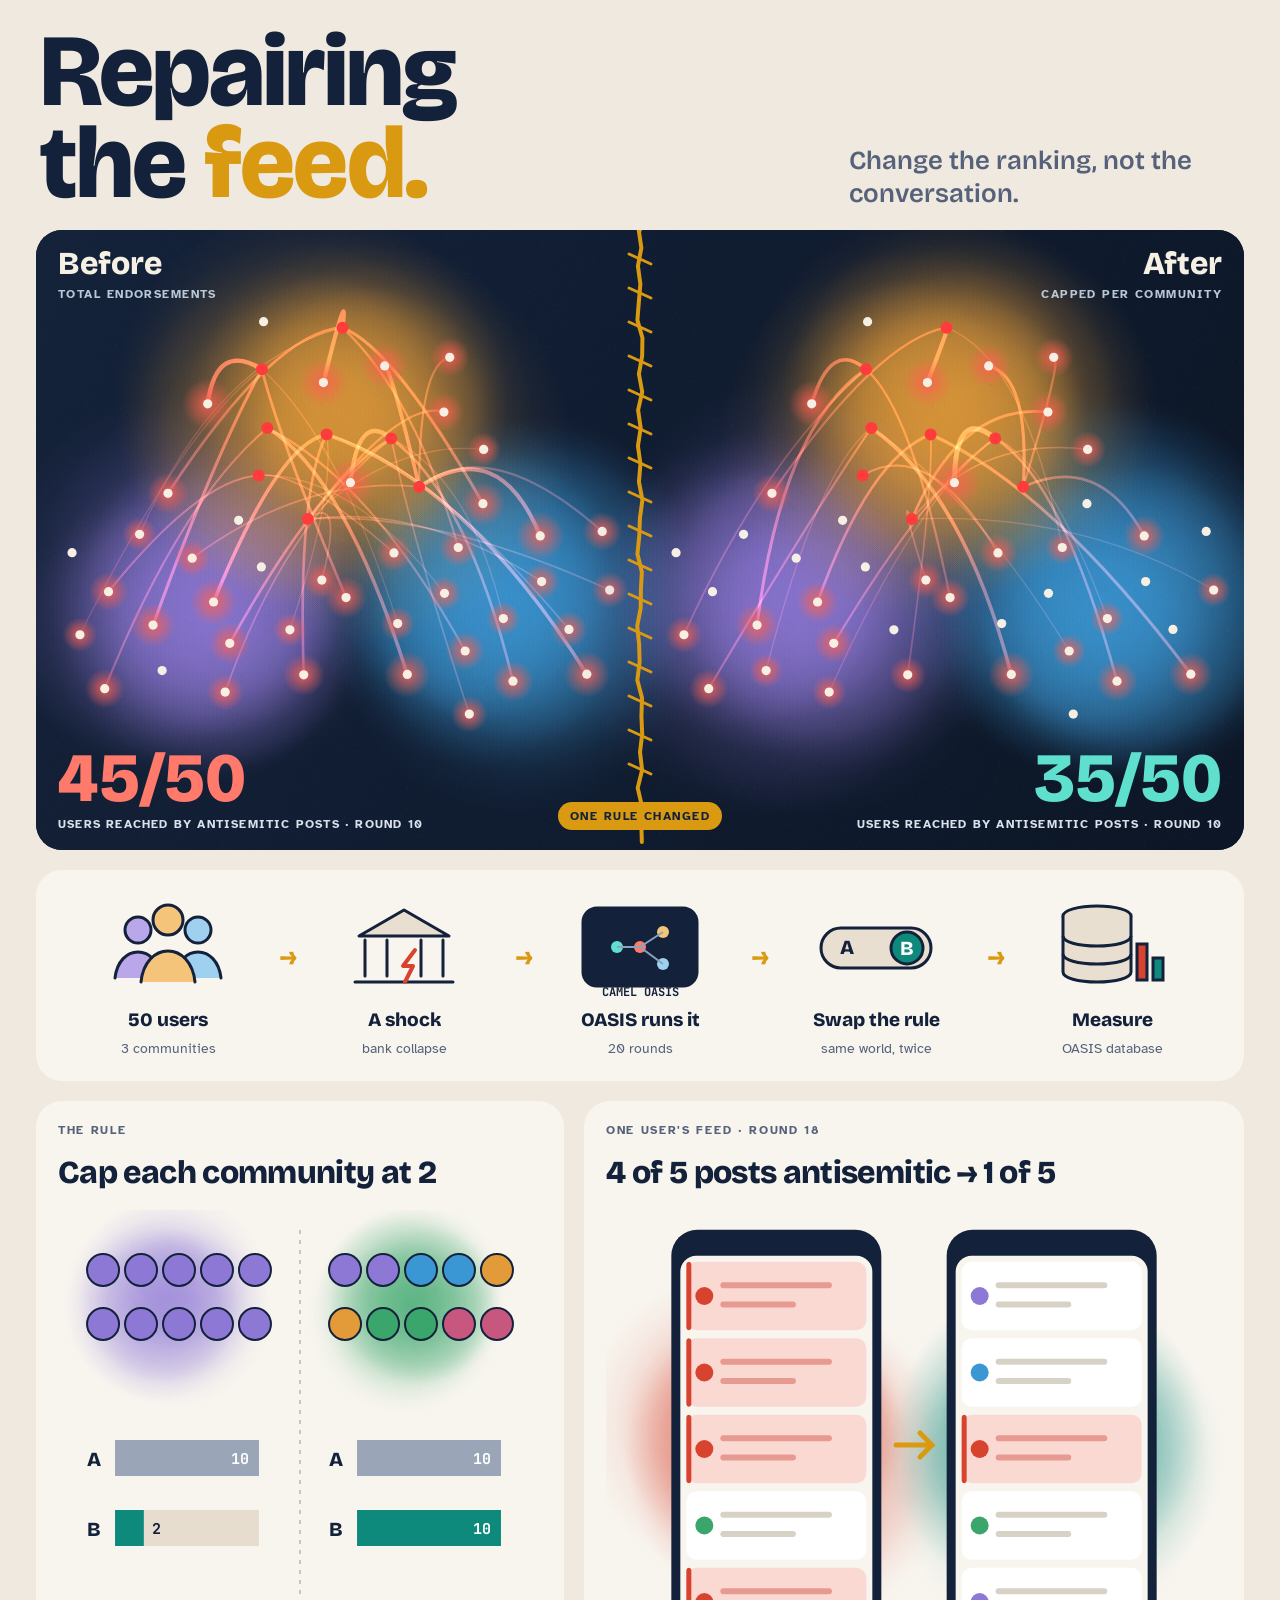
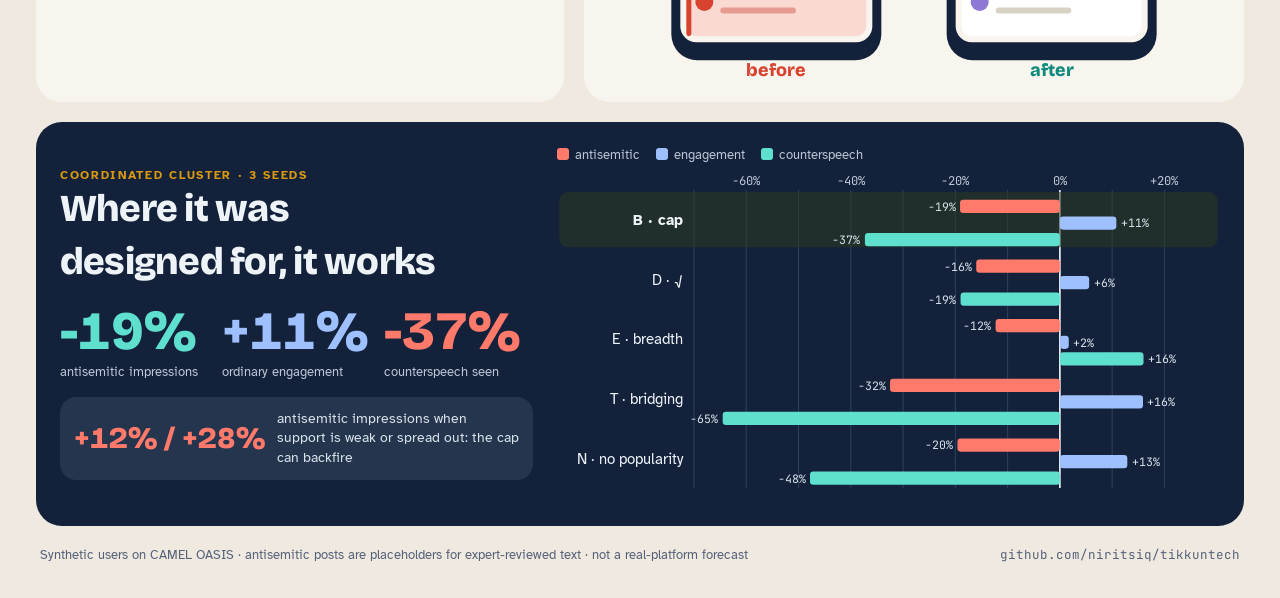
<file: poster/FeedBench-Poster.local.html>
<!doctype html>
<html lang="en">
<head>
<meta charset="utf-8">
<meta name="viewport" content="width=device-width, initial-scale=1, viewport-fit=cover">
<title>Repairing the Feed</title>
<link rel="preconnect" href="https://fonts.googleapis.com">
<link rel="preconnect" href="https://fonts.gstatic.com" crossorigin>
<link rel="stylesheet" href="https://fonts.googleapis.com/css2?family=Bricolage+Grotesque:opsz,wght@12..96,600;12..96,800&family=Atkinson+Hyperlegible:wght@400;700&family=JetBrains+Mono:wght@500;700&display=swap">
<style>
/* Poster: one deliberate print look, colours set explicitly */
:root {
  color-scheme: light;
  --paper: #efe9df;
  --sheet: #f8f5ef;
  --ink: #13213a;
  --ink-2: #56627a;
  --harm: #d8432f;
  --after: #0e8a7d;
  --seam: #d99a12;
  --blue: #2f5aa8;
  --display: "Bricolage Grotesque", "Segoe UI", system-ui, sans-serif;
  --body: "Atkinson Hyperlegible", "Segoe UI", system-ui, sans-serif;
  --mono: "JetBrains Mono", ui-monospace, Consolas, monospace;
}
* { box-sizing: border-box; }
body { margin: 0; background: var(--paper); color: var(--ink); font: 17px/1.4 var(--body); }
.poster { max-width: 1240px; margin: 0 auto; padding-block: 26px 34px; padding-inline: 16px; display: grid; gap: 20px; }
h1, h2 { font-family: var(--display); margin: 0; letter-spacing: -0.02em; text-wrap: balance; }
p { margin: 0; }
.cap { font: 700 12px/1.2 var(--body); letter-spacing: .14em; text-transform: uppercase; color: var(--ink-2); }

/* title */
.top { display: flex; flex-wrap: wrap; align-items: flex-end; justify-content: space-between; gap: 10px 24px; padding-inline: 4px; }
.top h1 { font-size: clamp(46px, 8vw, 104px); font-weight: 800; line-height: .9; }
.top h1 span { color: var(--seam); }
.top .q { font: 600 clamp(18px, 2.2vw, 26px)/1.25 var(--display); max-width: 23ch; color: var(--ink-2); }

/* painted diptych */
.diptych { position: relative; border-radius: 26px; overflow: hidden; background: #0f1b2d; }
.diptych canvas { display: block; width: 100%; height: clamp(360px, 52vw, 620px); }
.dlabel { position: absolute; top: 18px; font: 800 clamp(20px, 2.6vw, 32px)/1 var(--display); color: #f5efe4; }
.dlabel.l { left: 22px; } .dlabel.r { right: 22px; text-align: right; }
.dlabel small { display: block; font: 700 12px/1.4 var(--body); letter-spacing: .12em; text-transform: uppercase; color: #b9c7d6; margin-top: 6px; }
.big { position: absolute; bottom: 18px; font: 800 clamp(34px, 5.4vw, 70px)/1 var(--display); font-variant-numeric: tabular-nums; }
.big small { display: block; font: 700 12px/1.3 var(--body); letter-spacing: .1em; text-transform: uppercase; color: #d9e2ec; margin-top: 4px; }
.big.l { left: 22px; color: #ff7a6b; } .big.r { right: 22px; text-align: right; color: #5fe0cf; }
.seamtag { position: absolute; left: 50%; bottom: 20px; transform: translateX(-50%); background: var(--seam); color: #13213a; font: 800 12px/1 var(--body); letter-spacing: .12em; text-transform: uppercase; padding: 8px 12px; border-radius: 99px; white-space: nowrap; }
@media (max-width: 640px) { .seamtag { display: none; } }

/* pipeline icons */
.flow { background: var(--sheet); border-radius: 26px; padding: 22px 18px; display: grid; grid-template-columns: repeat(5, minmax(0, 1fr)); gap: 8px; align-items: start; position: relative; }
@media (max-width: 760px) { .flow { grid-template-columns: repeat(2, minmax(0, 1fr)); row-gap: 18px; } }
.fstep { display: grid; justify-items: center; gap: 8px; text-align: center; position: relative; }
.fstep svg { width: 100%; max-width: 150px; height: auto; }
.fstep b { font: 800 19px/1.1 var(--display); }
.fstep span { font-size: 14px; color: var(--ink-2); }
.fstep:not(:last-child)::after { content: "→"; position: absolute; right: -14px; top: 52px; font: 800 26px/1 var(--display); color: var(--seam); }
@media (max-width: 760px) { .fstep::after { display: none; } }

/* idea + phones row */
.row2 { display: grid; grid-template-columns: 1fr 1.25fr; gap: 20px; }
@media (max-width: 900px) { .row2 { grid-template-columns: 1fr; } }
.panel { background: var(--sheet); border-radius: 26px; padding: 22px; display: grid; gap: 14px; align-content: start; }
.panel h2 { font-size: clamp(24px, 2.8vw, 32px); font-weight: 800; }
.panel canvas { display: block; width: 100%; }
#idea { height: 400px; }
#phones { height: 470px; }

/* results */
.results { background: var(--ink); color: #eef3f8; border-radius: 26px; padding: 24px; display: grid; grid-template-columns: 1fr 1.4fr; gap: 24px; align-items: center; }
@media (max-width: 900px) { .results { grid-template-columns: 1fr; } }
.results h2 { font-size: clamp(26px, 3.2vw, 38px); font-weight: 800; }
.stats { display: grid; grid-template-columns: repeat(3, minmax(0, 1fr)); gap: 12px; margin-top: 16px; }
.stat .v { font: 800 clamp(34px, 4.4vw, 54px)/1 var(--display); font-variant-numeric: tabular-nums; }
.stat .k { font-size: 13px; color: #b9c7d6; margin-top: 4px; }
.backfire { margin-top: 16px; display: flex; gap: 12px; align-items: center; background: #24354d; border-radius: 16px; padding: 12px 14px; }
.backfire .v { font: 800 30px/1 var(--display); color: #ff7a6b; white-space: nowrap; font-variant-numeric: tabular-nums; }
.backfire span { font-size: 14px; color: #d9e2ec; }
.chart-wrap { overflow-x: auto; }
.chart-wrap svg { display: block; width: 100%; min-width: 480px; height: auto; }
.legend { display: flex; flex-wrap: wrap; gap: 6px 16px; font-size: 13px; color: #b9c7d6; }
.legend i { display: inline-block; width: 12px; height: 12px; border-radius: 3px; margin-right: 6px; vertical-align: -1px; }

.foot { display: flex; flex-wrap: wrap; justify-content: space-between; gap: 6px 20px; font-size: 13px; color: var(--ink-2); padding-inline: 4px; }
.foot .mono { font-family: var(--mono); font-size: 12.5px; }
</style>

</head>
<body>
<main class="poster">
  <header class="top">
    <h1>Repairing<br>the <span>feed.</span></h1>
    <p class="q">Change the ranking, not the conversation.</p>
  </header>

  <!-- painted before | after of the real OASIS network -->
  <section class="diptych" aria-label="The same simulated network before and after the ranking change">
    <canvas id="diptych"></canvas>
    <div class="dlabel l">Before<small>total endorsements</small></div>
    <div class="dlabel r">After<small>capped per community</small></div>
    <div class="big l"><span id="uA"></span><small>users reached by antisemitic posts · round 10</small></div>
    <div class="big r"><span id="uB"></span><small>users reached by antisemitic posts · round 10</small></div>
    <div class="seamtag">one rule changed</div>
  </section>

  <!-- how: icons -->
  <section class="flow" aria-label="How the simulation works">
    <div class="fstep">
      <svg viewBox="0 0 150 110" aria-hidden="true"><g fill="none" stroke="#13213a" stroke-width="3" stroke-linecap="round" stroke-linejoin="round">
        <circle cx="45" cy="38" r="13" fill="#b9a7ea"/><path d="M22 86c2-17 12-26 23-26s21 9 23 26" fill="#b9a7ea"/>
        <circle cx="105" cy="38" r="13" fill="#9fd0f0"/><path d="M82 86c2-17 12-26 23-26s21 9 23 26" fill="#9fd0f0"/>
        <circle cx="75" cy="28" r="15" fill="#f3c47a"/><path d="M48 90c2-20 14-31 27-31s25 11 27 31" fill="#f3c47a"/></g></svg>
      <b>50 users</b><span>3 communities</span>
    </div>
    <div class="fstep">
      <svg viewBox="0 0 150 110" aria-hidden="true"><g fill="none" stroke="#13213a" stroke-width="3" stroke-linecap="round" stroke-linejoin="round">
        <path d="M30 44h90L75 18z" fill="#e8dfd0"/><path d="M36 48v36M58 48v36M92 48v36M114 48v36" /><path d="M26 90h98" />
        <path d="M86 58l-12 16h10l-8 16" stroke="#d8432f" stroke-width="4"/></g></svg>
      <b>A shock</b><span>bank collapse</span>
    </div>
    <div class="fstep">
      <svg viewBox="0 0 150 110" aria-hidden="true"><g fill="none" stroke="#13213a" stroke-width="3" stroke-linejoin="round">
        <rect x="18" y="16" width="114" height="78" rx="14" fill="#13213a"/>
        <circle cx="52" cy="55" r="6" fill="#5fe0cf" stroke="none"/><circle cx="98" cy="40" r="6" fill="#f3c47a" stroke="none"/><circle cx="98" cy="72" r="6" fill="#9fd0f0" stroke="none"/><circle cx="75" cy="55" r="6" fill="#ff7a6b" stroke="none"/>
        <path d="M52 55L75 55L98 40M75 55L98 72" stroke="#8aa3bd" stroke-width="2"/></g>
        <text x="75" y="104" text-anchor="middle" font-family="JetBrains Mono, monospace" font-weight="700" font-size="12" fill="#13213a">CAMEL OASIS</text></svg>
      <b>OASIS runs it</b><span>20 rounds</span>
    </div>
    <div class="fstep">
      <svg viewBox="0 0 150 110" aria-hidden="true"><g stroke="#13213a" stroke-width="3" stroke-linejoin="round">
        <rect x="20" y="36" width="110" height="40" rx="20" fill="#e8dfd0"/><circle cx="106" cy="56" r="16" fill="#0e8a7d"/></g>
        <text x="46" y="62" text-anchor="middle" font-family="Bricolage Grotesque, sans-serif" font-weight="800" font-size="20" fill="#13213a">A</text>
        <text x="106" y="63" text-anchor="middle" font-family="Bricolage Grotesque, sans-serif" font-weight="800" font-size="20" fill="#fff">B</text></svg>
      <b>Swap the rule</b><span>same world, twice</span>
    </div>
    <div class="fstep">
      <svg viewBox="0 0 150 110" aria-hidden="true"><g stroke="#13213a" stroke-width="3" fill="#e8dfd0">
        <ellipse cx="60" cy="24" rx="34" ry="10"/><path d="M26 24v56c0 6 15 10 34 10s34-4 34-10V24"/><path d="M26 44c0 6 15 10 34 10s34-4 34-10M26 62c0 6 15 10 34 10s34-4 34-10" fill="none"/></g>
        <g stroke="#13213a" stroke-width="3"><rect x="100" y="52" width="10" height="36" fill="#d8432f"/><rect x="116" y="66" width="10" height="22" fill="#0e8a7d"/></g></svg>
      <b>Measure</b><span>OASIS database</span>
    </div>
  </section>

  <section class="row2">
    <div class="panel">
      <p class="cap">The rule</p>
      <h2>Cap each community at 2</h2>
      <canvas id="idea" aria-label="Ten endorsements from one community score 10 under A and 2 under B; ten spread over five communities score 10 under both"></canvas>
    </div>
    <div class="panel">
      <p class="cap">One user's feed · round 18</p>
      <h2>4 of 5 posts antisemitic → 1 of 5</h2>
      <canvas id="phones" aria-label="The same user's feed: before, four of five posts are antisemitic; after, one of five"></canvas>
    </div>
  </section>

  <section class="results">
    <div>
      <p class="cap" style="color:#d99a12">Coordinated cluster · 3 seeds</p>
      <h2>Where it was designed for, it works</h2>
      <div class="stats">
        <div class="stat"><div class="v" style="color:#5fe0cf" id="sH"></div><div class="k">antisemitic impressions</div></div>
        <div class="stat"><div class="v" style="color:#9fc0ff" id="sE"></div><div class="k">ordinary engagement</div></div>
        <div class="stat"><div class="v" style="color:#ff7a6b" id="sC"></div><div class="k">counterspeech seen</div></div>
      </div>
      <div class="backfire"><div class="v" id="sBack"></div><span>antisemitic impressions when support is weak or spread out: the cap can backfire</span></div>
    </div>
    <div>
      <div class="legend" style="margin-bottom:6px"><span><i style="background:#ff7a6b"></i>antisemitic</span><span><i style="background:#9fc0ff"></i>engagement</span><span><i style="background:#5fe0cf"></i>counterspeech</span></div>
      <div class="chart-wrap"><svg id="chart" viewBox="0 0 600 300" role="img" aria-label="Change versus baseline for five ranking rules"></svg></div>
    </div>
  </section>

  <footer class="foot">
    <span>Synthetic users on CAMEL OASIS · antisemitic posts are placeholders for expert-reviewed text · not a real-platform forecast</span>
    <span class="mono">github.com/niritsiq/tikkuntech</span>
  </footer>
</main>

<script>
"use strict";
const DATA = {"rules": {}, "scenarios": {"coordinated": {"total_endorsements": {"harm_ratio": 1.0, "engagement_ratio": 1.0, "counterspeech_ratio": 1.0, "control_ratio": 1.0, "harmful_impressions": 637.333, "ordinary_engagement": 596.667, "counterspeech_exposure": 388.333, "control_reach": 19.667, "harmful_reach": 49.667}, "community_capped": {"harm_ratio": 0.809, "engagement_ratio": 1.108, "counterspeech_ratio": 0.627, "control_ratio": 1.508, "harmful_impressions": 515.333, "ordinary_engagement": 661.0, "counterspeech_exposure": 243.667, "control_reach": 29.667, "harmful_reach": 47.667}, "diminishing": {"harm_ratio": 0.84, "engagement_ratio": 1.056, "counterspeech_ratio": 0.81, "control_ratio": 1.102, "harmful_impressions": 535.333, "ordinary_engagement": 630.333, "counterspeech_exposure": 314.667, "control_reach": 21.667, "harmful_reach": 48.667}, "breadth_bonus": {"harm_ratio": 0.877, "engagement_ratio": 1.017, "counterspeech_ratio": 1.16, "control_ratio": 1.017, "harmful_impressions": 558.667, "ordinary_engagement": 607.0, "counterspeech_exposure": 450.333, "control_reach": 20.0, "harmful_reach": 50.0}, "bridging": {"harm_ratio": 0.675, "engagement_ratio": 1.159, "counterspeech_ratio": 0.355, "control_ratio": 1.271, "harmful_impressions": 430.0, "ordinary_engagement": 691.333, "counterspeech_exposure": 138.0, "control_reach": 25.0, "harmful_reach": 47.0}, "chronological": {"harm_ratio": 0.804, "engagement_ratio": 1.129, "counterspeech_ratio": 0.522, "control_ratio": 1.136, "harmful_impressions": 512.667, "ordinary_engagement": 673.667, "counterspeech_exposure": 202.667, "control_reach": 22.333, "harmful_reach": 44.0}}, "concentrated": {"total_endorsements": {"harm_ratio": 1.0, "engagement_ratio": 1.0, "counterspeech_ratio": 1.0, "control_ratio": 1.0, "harmful_impressions": 211.0, "ordinary_engagement": 762.333, "counterspeech_exposure": 106.0, "control_reach": 38.333, "harmful_reach": 41.667}, "community_capped": {"harm_ratio": 1.283, "engagement_ratio": 0.981, "counterspeech_ratio": 1.629, "control_ratio": 0.852, "harmful_impressions": 270.667, "ordinary_engagement": 747.667, "counterspeech_exposure": 172.667, "control_reach": 32.667, "harmful_reach": 45.0}, "diminishing": {"harm_ratio": 1.299, "engagement_ratio": 0.946, "counterspeech_ratio": 1.689, "control_ratio": 0.522, "harmful_impressions": 274.0, "ordinary_engagement": 721.0, "counterspeech_exposure": 179.0, "control_reach": 20.0, "harmful_reach": 45.667}, "breadth_bonus": {"harm_ratio": 1.112, "engagement_ratio": 0.968, "counterspeech_ratio": 1.827, "control_ratio": 0.8, "harmful_impressions": 234.667, "ordinary_engagement": 737.667, "counterspeech_exposure": 193.667, "control_reach": 30.667, "harmful_reach": 43.0}, "bridging": {"harm_ratio": 1.403, "engagement_ratio": 0.955, "counterspeech_ratio": 1.318, "control_ratio": 0.626, "harmful_impressions": 296.0, "ordinary_engagement": 727.667, "counterspeech_exposure": 139.667, "control_reach": 24.0, "harmful_reach": 45.333}, "chronological": {"harm_ratio": 1.701, "engagement_ratio": 0.934, "counterspeech_ratio": 1.456, "control_ratio": 0.591, "harmful_impressions": 359.0, "ordinary_engagement": 712.333, "counterspeech_exposure": 154.333, "control_reach": 22.667, "harmful_reach": 45.333}}, "cross_community": {"total_endorsements": {"harm_ratio": 1.0, "engagement_ratio": 1.0, "counterspeech_ratio": 1.0, "control_ratio": 1.0, "harmful_impressions": 473.667, "ordinary_engagement": 633.333, "counterspeech_exposure": 368.667, "control_reach": 42.333, "harmful_reach": 49.333}, "community_capped": {"harm_ratio": 1.122, "engagement_ratio": 1.005, "counterspeech_ratio": 1.214, "control_ratio": 0.669, "harmful_impressions": 531.333, "ordinary_engagement": 636.333, "counterspeech_exposure": 447.667, "control_reach": 28.333, "harmful_reach": 50.0}, "diminishing": {"harm_ratio": 1.254, "engagement_ratio": 0.96, "counterspeech_ratio": 1.825, "control_ratio": 0.827, "harmful_impressions": 594.0, "ordinary_engagement": 608.0, "counterspeech_exposure": 672.667, "control_reach": 35.0, "harmful_reach": 50.0}, "breadth_bonus": {"harm_ratio": 1.061, "engagement_ratio": 0.984, "counterspeech_ratio": 1.184, "control_ratio": 0.866, "harmful_impressions": 502.667, "ordinary_engagement": 623.0, "counterspeech_exposure": 436.333, "control_reach": 36.667, "harmful_reach": 49.667}, "bridging": {"harm_ratio": 1.376, "engagement_ratio": 0.937, "counterspeech_ratio": 1.556, "control_ratio": 0.764, "harmful_impressions": 651.667, "ordinary_engagement": 593.333, "counterspeech_exposure": 573.667, "control_reach": 32.333, "harmful_reach": 50.0}, "chronological": {"harm_ratio": 1.134, "engagement_ratio": 1.051, "counterspeech_ratio": 0.871, "control_ratio": 0.598, "harmful_impressions": 537.0, "ordinary_engagement": 665.667, "counterspeech_exposure": 321.0, "control_reach": 25.333, "harmful_reach": 48.0}}, "benign_cascade": {"total_endorsements": {"harm_ratio": null, "engagement_ratio": 1.0, "counterspeech_ratio": 1.0, "control_ratio": 1.0, "harmful_impressions": 0.0, "ordinary_engagement": 803.333, "counterspeech_exposure": 46.0, "control_reach": 20.667, "harmful_reach": 0.0}, "community_capped": {"harm_ratio": null, "engagement_ratio": 1.01, "counterspeech_ratio": 0.616, "control_ratio": 1.161, "harmful_impressions": 0.0, "ordinary_engagement": 811.333, "counterspeech_exposure": 28.333, "control_reach": 24.0, "harmful_reach": 0.0}, "diminishing": {"harm_ratio": null, "engagement_ratio": 1.025, "counterspeech_ratio": 0.674, "control_ratio": 1.435, "harmful_impressions": 0.0, "ordinary_engagement": 823.333, "counterspeech_exposure": 31.0, "control_reach": 29.667, "harmful_reach": 0.0}, "breadth_bonus": {"harm_ratio": null, "engagement_ratio": 1.006, "counterspeech_ratio": 0.928, "control_ratio": 1.726, "harmful_impressions": 0.0, "ordinary_engagement": 808.333, "counterspeech_exposure": 42.667, "control_reach": 35.667, "harmful_reach": 0.0}, "bridging": {"harm_ratio": null, "engagement_ratio": 1.026, "counterspeech_ratio": 0.79, "control_ratio": 1.032, "harmful_impressions": 0.0, "ordinary_engagement": 824.0, "counterspeech_exposure": 36.333, "control_reach": 21.333, "harmful_reach": 0.0}, "chronological": {"harm_ratio": null, "engagement_ratio": 1.063, "counterspeech_ratio": 0.986, "control_ratio": 1.161, "harmful_impressions": 0.0, "ordinary_engagement": 854.0, "counterspeech_exposure": 45.333, "control_reach": 24.0, "harmful_reach": 0.0}}}, "network": {"round": 10, "users": [{"c": 0, "k": 0, "a": 6, "b": 4}, {"c": 1, "k": 0, "a": 1, "b": 1}, {"c": 2, "k": 1, "a": 4, "b": 4}, {"c": 0, "k": 0, "a": 5, "b": 5}, {"c": 1, "k": 0, "a": 1, "b": 0}, {"c": 2, "k": 0, "a": 7, "b": 7}, {"c": 0, "k": 0, "a": 2, "b": 0}, {"c": 1, "k": 0, "a": 2, "b": 0}, {"c": 2, "k": 1, "a": 8, "b": 7}, {"c": 0, "k": 0, "a": 4, "b": 3}, {"c": 1, "k": 0, "a": 3, "b": 1}, {"c": 2, "k": 1, "a": 3, "b": 5}, {"c": 0, "k": 0, "a": 3, "b": 0}, {"c": 1, "k": 0, "a": 3, "b": 1}, {"c": 2, "k": 0, "a": 6, "b": 5}, {"c": 0, "k": 0, "a": 0, "b": 0}, {"c": 1, "k": 0, "a": 2, "b": 0}, {"c": 2, "k": 0, "a": 7, "b": 9}, {"c": 0, "k": 0, "a": 0, "b": 1}, {"c": 1, "k": 0, "a": 1, "b": 0}, {"c": 2, "k": 1, "a": 6, "b": 5}, {"c": 0, "k": 0, "a": 1, "b": 0}, {"c": 1, "k": 0, "a": 7, "b": 4}, {"c": 2, "k": 0, "a": 3, "b": 4}, {"c": 0, "k": 0, "a": 1, "b": 0}, {"c": 1, "k": 0, "a": 4, "b": 4}, {"c": 2, "k": 1, "a": 6, "b": 5}, {"c": 0, "k": 0, "a": 1, "b": 2}, {"c": 1, "k": 0, "a": 2, "b": 3}, {"c": 2, "k": 1, "a": 5, "b": 5}, {"c": 0, "k": 0, "a": 0, "b": 0}, {"c": 1, "k": 0, "a": 2, "b": 1}, {"c": 2, "k": 1, "a": 8, "b": 8}, {"c": 0, "k": 0, "a": 2, "b": 1}, {"c": 1, "k": 0, "a": 6, "b": 6}, {"c": 2, "k": 0, "a": 8, "b": 6}, {"c": 0, "k": 0, "a": 0, "b": 0}, {"c": 1, "k": 0, "a": 5, "b": 0}, {"c": 2, "k": 0, "a": 3, "b": 3}, {"c": 0, "k": 0, "a": 2, "b": 2}, {"c": 1, "k": 0, "a": 6, "b": 5}, {"c": 2, "k": 1, "a": 6, "b": 7}, {"c": 0, "k": 0, "a": 3, "b": 3}, {"c": 1, "k": 0, "a": 4, "b": 3}, {"c": 2, "k": 0, "a": 0, "b": 0}, {"c": 0, "k": 0, "a": 4, "b": 3}, {"c": 1, "k": 0, "a": 3, "b": 0}, {"c": 2, "k": 0, "a": 1, "b": 2}, {"c": 0, "k": 0, "a": 4, "b": 2}, {"c": 1, "k": 0, "a": 2, "b": 0}], "edgesA": [[1, 27, "o"], [5, 0, "o"], [17, 11, "h"], [18, 15, "o"], [22, 1, "o"], [29, 8, "h"], [41, 5, "o"], [8, 17, "o"], [13, 29, "h"], [14, 29, "h"], [37, 10, "o"]], "edgesB": [[1, 27, "o"], [4, 49, "o"], [6, 17, "o"], [18, 6, "o"], [19, 49, "o"], [22, 37, "o"], [26, 27, "o"], [29, 8, "h"], [29, 37, "o"], [34, 17, "o"], [41, 20, "h"], [45, 31, "o"], [46, 27, "o"], [1, 2, "h"], [7, 49, "o"], [10, 37, "o"], [14, 29, "h"], [32, 29, "h"]], "names": ["Riverside", "Midtown", "Hillcrest"]}, "exposure_r10": {"usersA": 45, "usersB": 35, "imprA": 173, "imprB": 137}};
const NET = DATA.network, SC = DATA.scenarios;
const WASH = ["#8e78d6", "#3b97d4", "#e39b3a"];       // community watercolours
const pct = (r) => { const v = (r - 1) * 100; return (v > 0 ? "+" : "") + v.toFixed(0) + "%"; };

function sizeCanvas(cv) {
  const dpr = window.devicePixelRatio || 1, w = cv.clientWidth, h = cv.clientHeight;
  cv.width = Math.round(w * dpr); cv.height = Math.round(h * dpr);
  const ctx = cv.getContext("2d"); ctx.setTransform(dpr, 0, 0, dpr, 0, 0);
  return [ctx, w, h];
}
function rng(seed) { let s = seed; return () => (s = (s * 16807) % 2147483647) / 2147483647; }

// soft, layered washes that read as paint rather than flat fills
function wash(ctx, x, y, r, col, rand, layers = 14) {
  for (let i = 0; i < layers; i++) {
    const ox = x + (rand() - .5) * r * .5, oy = y + (rand() - .5) * r * .4, rr = r * (.55 + rand() * .55);
    const g = ctx.createRadialGradient(ox, oy, rr * .1, ox, oy, rr);
    g.addColorStop(0, col + "30"); g.addColorStop(.7, col + "14"); g.addColorStop(1, col + "00");
    ctx.fillStyle = g; ctx.beginPath(); ctx.ellipse(ox, oy, rr * 1.25, rr, rand() * 3, 0, Math.PI * 2); ctx.fill();
  }
}
function grain(ctx, w, h, rand, alpha) {
  for (let i = 0; i < w * h / 55; i++) {
    ctx.fillStyle = rand() > .5 ? `rgba(255,255,255,${alpha})` : `rgba(0,0,0,${alpha})`;
    ctx.fillRect(rand() * w, rand() * h, 1.2, 1.2);
  }
}

function layout(x0, w, h, users, rand) {
  const centers = [[.25, .6], [.75, .6], [.5, .3]], by = [[], [], []], pos = [];
  users.forEach((u, i) => by[u.c % 3].push(i));
  by.forEach((list, c) => list.forEach((i, k) => {
    const [cx, cy] = centers[c], R = Math.min(w, h) * .19, a = k * 2.39996 + c, r = R * Math.sqrt((k + .5) / list.length);
    pos[i] = [x0 + cx * w + Math.cos(a) * r * 1.35, cy * h + Math.sin(a) * r];
  }));
  return {pos, centers: centers.map(([x, y]) => [x0 + x * w, y * h])};
}

function paintHalf(ctx, x0, w, h, key, seed) {
  const rand = rng(seed), L = layout(x0, w, h, NET.users, rand);
  L.centers.forEach(([x, y], c) => wash(ctx, x, y, Math.min(w, h) * .3, WASH[c], rand));
  // red rays: from the coordinated cluster to every user it reached (thicker = more exposure)
  const cluster = NET.users.map((u, i) => [u, i]).filter(([u]) => u.k).map(([, i]) => i);
  ctx.globalCompositeOperation = "lighter";
  NET.users.forEach((u, i) => {
    const n = u[key]; if (!n || u.k) return;
    const src = L.pos[cluster[i % cluster.length]], dst = L.pos[i];
    const mx = (src[0] + dst[0]) / 2 + (rand() - .5) * 60, my = (src[1] + dst[1]) / 2 - 40 - rand() * 40;
    ctx.strokeStyle = `rgba(255,90,80,${Math.min(.55, .12 + n * .05)})`; ctx.lineWidth = Math.min(5, .8 + n * .45); ctx.lineCap = "round";
    ctx.beginPath(); ctx.moveTo(src[0], src[1]); ctx.quadraticCurveTo(mx, my, dst[0], dst[1]); ctx.stroke();
  });
  ctx.globalCompositeOperation = "source-over";
  NET.users.forEach((u, i) => {
    const [x, y] = L.pos[i], n = u[key];
    if (n && !u.k) {
      const g = ctx.createRadialGradient(x, y, 2, x, y, 16 + n * 1.2);
      g.addColorStop(0, "rgba(255,95,80,.75)"); g.addColorStop(1, "rgba(255,95,80,0)");
      ctx.fillStyle = g; ctx.beginPath(); ctx.arc(x, y, 16 + n * 1.2, 0, Math.PI * 2); ctx.fill();
    }
    ctx.fillStyle = u.k ? "#ff3b3b" : "#f5efe4";
    ctx.beginPath(); ctx.arc(x, y, u.k ? 6 : 4.6, 0, Math.PI * 2); ctx.fill();
  });
}

function diptych() {
  const cv = document.getElementById("diptych"), [ctx, w, h] = sizeCanvas(cv), rand = rng(3);
  const bg = ctx.createLinearGradient(0, 0, w, h); bg.addColorStop(0, "#14223a"); bg.addColorStop(1, "#0c1626");
  ctx.fillStyle = bg; ctx.fillRect(0, 0, w, h);
  const narrow = w < 640, half = narrow ? w : w / 2;
  if (narrow) { paintHalf(ctx, 0, w, h, "b", 11); }
  else { paintHalf(ctx, 0, half, h, "a", 7); paintHalf(ctx, half, half, h, "b", 11); }
  grain(ctx, w, h, rand, .035);
  if (!narrow) {   // the gold seam: a stitched repair line
    ctx.strokeStyle = "#d99a12"; ctx.lineWidth = 4; ctx.lineCap = "round";
    ctx.beginPath(); ctx.moveTo(w / 2, 0);
    for (let y = 0; y <= h; y += 18) ctx.lineTo(w / 2 + (rand() - .5) * 6, y);
    ctx.stroke();
    ctx.lineWidth = 3;
    for (let y = 24; y < h - 60; y += 34) { ctx.beginPath(); ctx.moveTo(w / 2 - 11, y); ctx.lineTo(w / 2 + 11, y + 10); ctx.stroke(); }
  }
}

function idea() {
  const cv = document.getElementById("idea"), [ctx, w, h] = sizeCanvas(cv), rand = rng(5);
  const colors = ["#8e78d6", "#3b97d4", "#e39b3a", "#3aa66b", "#c7577f"], colW = w / 2;
  const groups = [Array(10).fill(0), [0, 0, 1, 1, 2, 2, 3, 3, 4, 4]], A = [10, 10], B = [2, 10];
  groups.forEach((g, gi) => {
    const x0 = gi * colW + colW * .12, cw = colW * .76;
    wash(ctx, x0 + cw / 2, 95, cw * .5, gi ? "#3aa66b" : "#8e78d6", rand, 8);
    g.forEach((c, k) => {
      const x = x0 + 16 + (k % 5) * (cw - 32) / 4, y = 60 + Math.floor(k / 5) * 54;
      ctx.fillStyle = colors[c]; ctx.beginPath(); ctx.arc(x, y, 16, 0, Math.PI * 2); ctx.fill();
      ctx.strokeStyle = "#13213a"; ctx.lineWidth = 2; ctx.stroke();
    });
    // two score bars: A (grey) and B (teal), scale 0..10
    [["A", A[gi], "#9aa6b8"], ["B", B[gi], "#0e8a7d"]].forEach(([lab, v, col], j) => {
      const y = 230 + j * 70, bw = (cw - 40) * v / 10;
      ctx.fillStyle = "#13213a"; ctx.font = "800 20px 'Bricolage Grotesque', sans-serif"; ctx.textAlign = "left"; ctx.fillText(lab, x0, y + 26);
      ctx.fillStyle = "#e6ddcf"; ctx.fillRect(x0 + 28, y, cw - 40, 36);
      ctx.fillStyle = col; ctx.fillRect(x0 + 28, y, bw, 36);
      ctx.fillStyle = v > 4 ? "#fff" : "#13213a"; ctx.font = "700 15px 'JetBrains Mono', monospace";
      ctx.fillText(String(v), v > 4 ? x0 + 28 + bw - 28 : x0 + 36 + bw, y + 24);
    });
  });
  ctx.strokeStyle = "#cfc4b3"; ctx.setLineDash([4, 6]); ctx.beginPath(); ctx.moveTo(colW, 20); ctx.lineTo(colW, h - 10); ctx.stroke(); ctx.setLineDash([]);
}

function phones() {
  const cv = document.getElementById("phones"), [ctx, w, h] = sizeCanvas(cv), rand = rng(9);
  const feeds = [["h", "h", "h", "o", "h"], ["o", "o", "h", "o", "o"]];
  const pw = Math.min(210, w * .38), ph = Math.min(h - 20, pw * 2.05), gap = w - pw * 2;
  feeds.forEach((f, i) => {
    const x = gap / 3 + i * (pw + gap / 3), y = (h - ph) / 2;
    wash(ctx, x + pw / 2, y + ph / 2, pw * .75, i ? "#0e8a7d" : "#d8432f", rand, 10);
    ctx.fillStyle = "#13213a"; roundRect(ctx, x, y, pw, ph, 26); ctx.fill();
    ctx.fillStyle = "#f8f5ef"; roundRect(ctx, x + 9, y + 26, pw - 18, ph - 44, 16); ctx.fill();
    ctx.fillStyle = "#13213a"; roundRect(ctx, x + pw / 2 - 26, y + 9, 52, 8, 4); ctx.fill();
    const cardH = (ph - 44 - 12 - 4 * 8) / 5;
    f.forEach((k, j) => {
      const cy = y + 32 + j * (cardH + 8), cx = x + 15, cw = pw - 30;
      ctx.fillStyle = k === "h" ? "#fbd9d3" : "#ffffff"; roundRect(ctx, cx, cy, cw, cardH, 10); ctx.fill();
      if (k === "h") { ctx.fillStyle = "#d8432f"; roundRect(ctx, cx, cy, 5, cardH, 3); ctx.fill(); }
      ctx.fillStyle = k === "h" ? "#d8432f" : ["#8e78d6", "#3b97d4", "#e39b3a", "#3aa66b"][j % 4];
      ctx.beginPath(); ctx.arc(cx + 18, cy + cardH / 2, 9, 0, Math.PI * 2); ctx.fill();
      ctx.fillStyle = k === "h" ? "#e79a8f" : "#d8d2c6";
      roundRect(ctx, cx + 34, cy + cardH * .3, cw * .62, 6, 3); ctx.fill();
      roundRect(ctx, cx + 34, cy + cardH * .58, cw * .42, 6, 3); ctx.fill();
    });
    ctx.fillStyle = i ? "#0e8a7d" : "#d8432f"; ctx.font = "800 18px 'Bricolage Grotesque', sans-serif"; ctx.textAlign = "center";
    ctx.fillText(i ? "after" : "before", x + pw / 2, y + ph + 16 > h ? h - 2 : y + ph + 16);
  });
  // arrow between phones
  const ax = gap / 3 + pw + gap / 6, ay = h / 2;
  ctx.strokeStyle = "#d99a12"; ctx.lineWidth = 5; ctx.lineCap = "round";
  ctx.beginPath(); ctx.moveTo(ax - 18, ay); ctx.lineTo(ax + 18, ay); ctx.moveTo(ax + 6, ay - 12); ctx.lineTo(ax + 18, ay); ctx.lineTo(ax + 6, ay + 12); ctx.stroke();
}
function roundRect(ctx, x, y, w, h, r) { ctx.beginPath(); ctx.moveTo(x + r, y); ctx.arcTo(x + w, y, x + w, y + h, r); ctx.arcTo(x + w, y + h, x, y + h, r); ctx.arcTo(x, y + h, x, y, r); ctx.arcTo(x, y, x + w, y, r); ctx.closePath(); }

function chart() {
  const rules = [["community_capped", "B · cap"], ["diminishing", "D · √"], ["breadth_bonus", "E · breadth"], ["bridging", "T · bridging"], ["chronological", "N · no popularity"]];
  const mets = [["harm_ratio", "#ff7a6b"], ["engagement_ratio", "#9fc0ff"], ["counterspeech_ratio", "#5fe0cf"]];
  const W = 600, L = 124, R = 50, T = 24, rowH = 54, bar = 12, lo = -70, hi = 20, x = (v) => L + (v - lo) / (hi - lo) * (W - L - R);
  let g = "";
  for (let v = lo; v <= hi; v += 10) {
    g += `<line x1="${x(v)}" x2="${x(v)}" y1="${T - 6}" y2="${T + rules.length * rowH - 6}" stroke="${v === 0 ? "#eef3f8" : "#2c3f5a"}" stroke-width="${v === 0 ? 1.5 : 1}"/>`;
    if (v % 20 === 0) g += `<text x="${x(v)}" y="${T - 10}" text-anchor="middle" font-size="11" fill="#b9c7d6" font-family="JetBrains Mono, monospace">${v > 0 ? "+" : ""}${v}%</text>`;
  }
  rules.forEach(([key, name], r) => {
    const y0 = T + r * rowH;
    if (r === 0) g += `<rect x="2" y="${y0 - 4}" width="${W - 4}" height="${rowH - 4}" rx="8" fill="#2a3b1f" opacity=".55"/>`;
    g += `<text x="${L - 10}" y="${y0 + rowH / 2 - 1}" text-anchor="end" font-size="14" font-weight="${r === 0 ? 700 : 400}" fill="#eef3f8" font-family="Atkinson Hyperlegible, system-ui">${name}</text>`;
    mets.forEach(([m, col], j) => {
      const v = (SC.coordinated[key][m] - 1) * 100, y = y0 + 3 + j * (bar + 3), a = x(Math.min(0, v)), b = x(Math.max(0, v));
      g += `<rect x="${a}" y="${y}" width="${Math.max(1.5, b - a)}" height="${bar}" rx="3" fill="${col}"/>`;
      g += `<text x="${v < 0 ? a - 4 : b + 4}" y="${y + bar - 2}" text-anchor="${v < 0 ? "end" : "start"}" font-size="10.5" fill="#d9e2ec" font-family="JetBrains Mono, monospace">${v > 0 ? "+" : ""}${v.toFixed(0)}%</text>`;
    });
  });
  document.getElementById("chart").innerHTML = g;
}

function render() { diptych(); idea(); phones(); }
const cap = SC.coordinated.community_capped;
document.getElementById("uA").textContent = `${DATA.exposure_r10.usersA}/50`;
document.getElementById("uB").textContent = `${DATA.exposure_r10.usersB}/50`;
document.getElementById("sH").textContent = pct(cap.harm_ratio);
document.getElementById("sE").textContent = pct(cap.engagement_ratio);
document.getElementById("sC").textContent = pct(cap.counterspeech_ratio);
document.getElementById("sBack").textContent = `${pct(SC.cross_community.community_capped.harm_ratio)} / ${pct(SC.concentrated.community_capped.harm_ratio)}`;
chart(); render();
window.addEventListener("resize", render);
if (document.fonts) document.fonts.ready.then(render);
</script>

</body>
</html>
</file>
